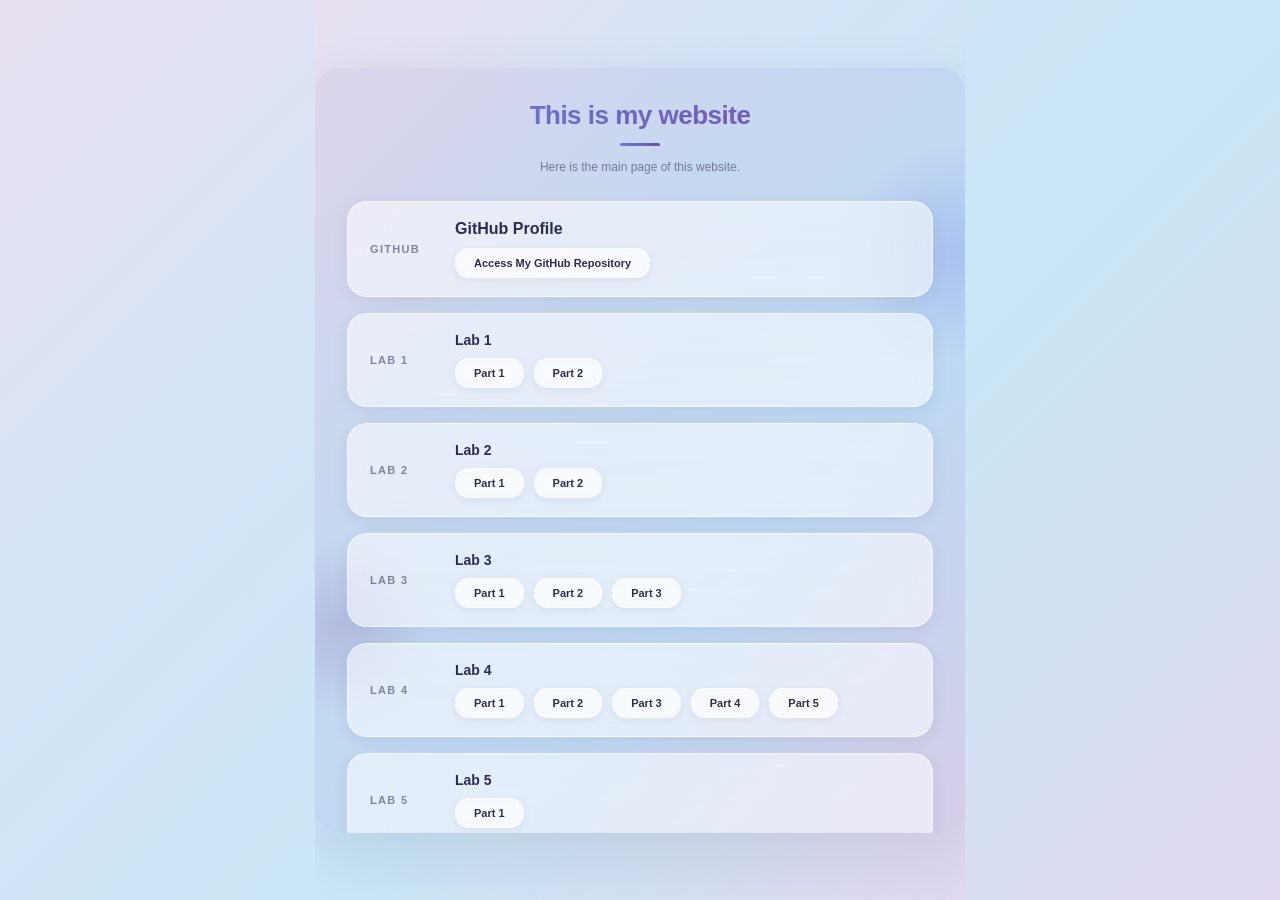
<file: index.html>
<!doctype html>
<html lang="en">
  <head>
    <meta charset="utf-8" >
        <title>INFT1206 - Home Page </title>
        <!--
        Name: Zijian Yang
        File: index.html
        Date: 2025/05/06
        main
        -->

        <link rel="stylesheet" href="style.css" />
  </head>
  <body>

  <div class="card-frame">
    <div class="card-header">
      <h1>This is my website</h1>
      <div class="card-divider"></div>
      <p class="card-desc">Here is the main page of this website.</p>
    </div>

    <div class="showcase">
      <div class="component-row">
        <div class="component-label">GitHub</div>
        <div class="component-content">
          <h2>GitHub Profile</h2>
          <div class="btn-group">
            <a href="https://github.com/Tom0623/yangz.github.io" class="neu-btn neu-btn-primary" target="_blank">
              Access My GitHub Repository
            </a>
          </div>
        </div>
      </div>

      <div class="component-row">
        <div class="component-label">Lab 1</div>
        <div class="component-content">
          <h3>Lab 1</h3>
          <div class="btn-group">
            <a href="https://tom0623.github.io/yangz.github.io/Lab1/Part%201/index.html" class="neu-btn" target="_blank">
              Part 1
            </a>
            <a href="https://tom0623.github.io/yangz.github.io/Lab1/Part%202/index.html" class="neu-btn" target="_blank">
              Part 2
            </a>
          </div>
        </div>
      </div>

      <div class="component-row">
        <div class="component-label">Lab 2</div>
        <div class="component-content">
          <h3>Lab 2</h3>
          <div class="btn-group">
            <a href="https://tom0623.github.io/yangz.github.io/Lab2/Part%201/index.html" class="neu-btn" target="_blank">
              Part 1
            </a>
            <a href="https://tom0623.github.io/yangz.github.io/Lab2/Part%202/index.html" class="neu-btn" target="_blank">
              Part 2
            </a>
          </div>
        </div>
      </div>

      <div class="component-row">
        <div class="component-label">Lab 3</div>
        <div class="component-content">
          <h3>Lab 3</h3>
          <div class="btn-group">
            <a href="https://tom0623.github.io/yangz.github.io/Lab3/Part%201/index.html" class="neu-btn" target="_blank">
              Part 1
            </a>
            <a href="https://tom0623.github.io/yangz.github.io/Lab3/Part%202/index.html" class="neu-btn" target="_blank">
              Part 2
            </a>
            <a href="https://tom0623.github.io/yangz.github.io/Lab3/Part%203/index.html" class="neu-btn" target="_blank">
              Part 3
            </a>
          </div>
        </div>
      </div>

      <div class="component-row">
        <div class="component-label">Lab 4</div>
        <div class="component-content">
          <h3>Lab 4</h3>
          <div class="btn-group">
            <a href="https://tom0623.github.io/yangz.github.io/Lab4/Part%201/index.html" class="neu-btn" target="_blank">
              Part 1
            </a>
            <a href="https://tom0623.github.io/yangz.github.io/Lab4/Part%202/index.html" class="neu-btn" target="_blank">
              Part 2
            </a>
            <a href="https://tom0623.github.io/yangz.github.io/Lab4/Part%203/index.html" class="neu-btn" target="_blank">
              Part 3
            </a>
            <a href="https://tom0623.github.io/yangz.github.io/Lab4/Part%204/index.html" class="neu-btn" target="_blank">
              Part 4
            </a>
            <a href="https://tom0623.github.io/yangz.github.io/Lab4/Part%205/index.html" class="neu-btn" target="_blank">
              Part 5
            </a>
          </div>
        </div>
      </div>

      <div class="component-row">
        <div class="component-label">Lab 5</div>
        <div class="component-content">
          <h3>Lab 5</h3>
          <div class="btn-group">
            <a href="https://tom0623.github.io/yangz.github.io/Lab5/Part%201/index.html" class="neu-btn" target="_blank">
              Part 1
            </a>
          </div>
        </div>
      </div>



    </div> </div>
     </body>
</html>
</file>
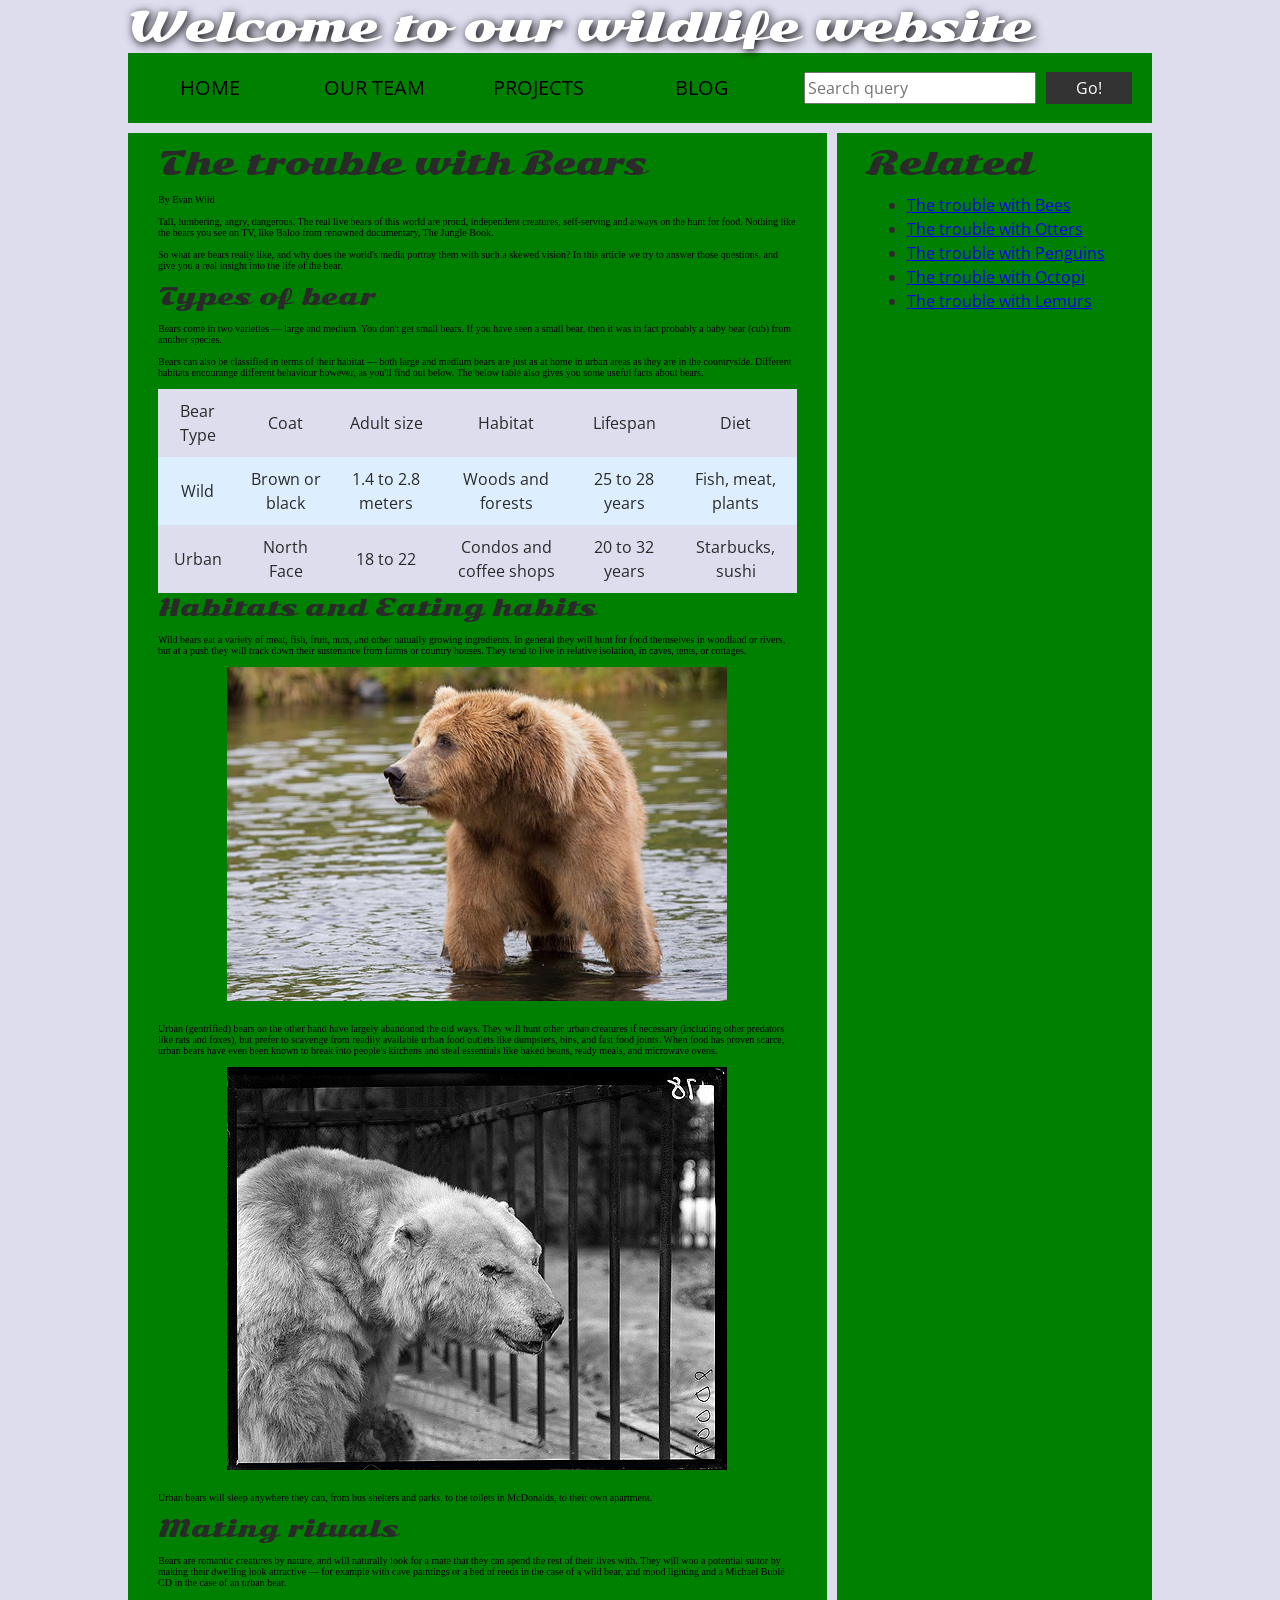
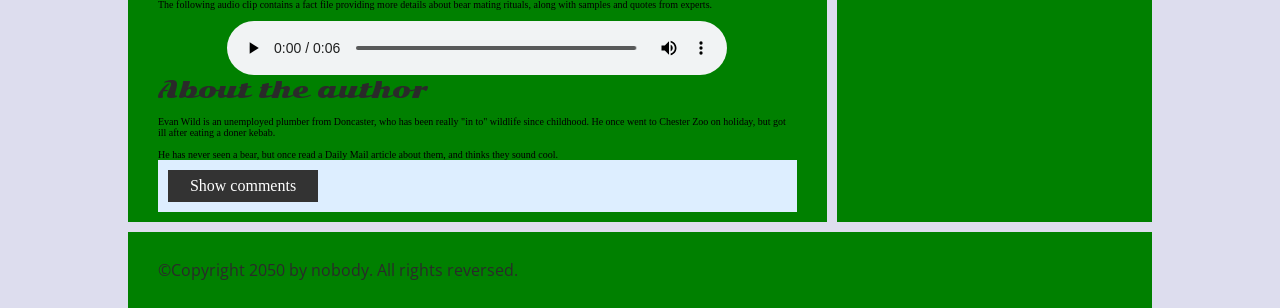
<file: Lab5/index.html>
<!DOCTYPE html>
<html>
  <head>
    <meta charset="utf-8">
    <!--HTML Comments-->
    <!--
    Name: Zijian Yang
    File: index.html
    Date: 2025/08/03
    Lab 5 Part 1
    -->
    <title>INFT1206 - Lab 5 Part 1 - Accessibility assessment</title>
    <link href="https://fonts.googleapis.com/css?family=Open+Sans+Condensed:300|Sonsie+One" rel="stylesheet" type="text/css">
    <link rel="stylesheet" href="css/style.css">

    <!-- the below three lines are a fix to get HTML5 semantic elements working in old versions of Internet Explorer-->
    <!--[if lt IE 9]>
      <script src="http://html5shiv.googlecode.com/svn/trunk/html5.js"></script>
    <![endif]-->
  </head>

  <body>
    <div class="header">
      <font size="7">Welcome to our wildlife website</font>
    </div>

    <div class="nav">
      <ul>
        <li><a href="#">Home</a></li>
        <li><a href="#">Our team</a></li>
        <li><a href="#">Projects</a></li>
        <li><a href="#">Blog</a></li>
      </ul>

      <form class="search">
        <input type="search" name="q" placeholder="Search query">
        <input type="submit" value="Go!">
      </form>
    </div>

    <main>
      <article>
        <font size="6">The trouble with Bears</font>
        <br><br>
        By Evan Wild
        <br><br>
        Tall, lumbering, angry, dangerous. The real live bears of this world are proud, independent creatures, self-serving and always on the hunt for food. Nothing like the bears you see on TV, like Baloo from renowned documentary, The Jungle Book.
        <br><br>
        So what are bears really like, and why does the world's media portray them with such a skewed vision? In this article we try to answer those questions, and give you a real insight into the life of the bear.
        <br><br>
        <font size="5">Types of bear</font>
        <br><br>
        Bears come in two varieties — large and medium. You don't get small bears. If you have seen a small bear, then it was in fact probably a baby bear (cub) from another species.
        <br><br>
        Bears can also be classified in terms of their habitat — both large and medium bears are just as at home in urban areas as they are in the countryside. Different habitats encourange different behaviour however, as you'll find out below. The below table also gives you some useful facts about bears.
        <br><br>
        <table>
          <thead>
            <tr>
              <td>Bear Type</td>
              <td>Coat</td>
              <td>Adult size</td>
              <td>Habitat</td>
              <td>Lifespan</td>
              <td>Diet</td>
            </tr>
          </thead>
          <tbody>
            <tr>
              <td>Wild</td>
              <td>Brown or black</td>
              <td>1.4 to 2.8 meters</td>
              <td>Woods and forests</td>
              <td>25 to 28 years</td>
              <td>Fish, meat, plants</td>
            </tr>
            <tr>
              <td>Urban</td>
              <td>North Face</td>
              <td>18 to 22</td>
              <td>Condos and coffee shops</td>
              <td>20 to 32 years</td>
              <td>Starbucks, sushi</td>
            </tr>
          </tbody>
        </table>

        <font size="5">Habitats and Eating habits</font>
        <br><br>
        Wild bears eat a variety of meat, fish, fruit, nuts, and other natually growing ingredients. In general they will hunt for food themselves in woodland or rivers, but at a push they will track down their sustenance from farms or country houses. They tend to live in relative isolation, in caves, tents, or cottages.
        <br><br>
        <img src="media/wild-bear.jpg">
        <br><br>
        Urban (gentrified) bears on the other hand have largely abandoned the old ways. They will hunt other urban creatures if necessary (including other predators like rats and foxes), but prefer to scavenge from readily available urban food outlets like dumpsters, bins, and fast food joints. When food has proven scarce, urban bears have even been known to break into people's kitchens and steal essentials like baked beans, ready meals, and microwave ovens.
        <br><br>
        <img src="media/urban-bear.jpg">
        <br><br>
        Urban bears will sleep anywhere they can, from bus shelters and parks, to the toilets in McDonalds, to their own apartment.
        <br><br>
        <font size="5">Mating rituals</font>
        <br><br>
        Bears are romantic creatures by nature, and will naturally look for a mate that they can spend the rest of their lives with. They will woo a potential suitor by making their dwelling look attractive — for example with cave paintings or a bed of reeds in the case of a wild bear, and mood lighting and a Michael Bublé CD in the case of an urban bear.
        <br><br>
        The following audio clip contains a fact file providing more details about bear mating rituals, along with samples and quotes from experts.
        <br><br>
        <audio controls>
          <source src="media/bear.mp3" type="audio/mp3">
          <source src="media/bear.ogg" type="audio/ogg">
          <p>It looks like your browser doesn't support HTML5 audio players.</p>
        </audio>

        <aside>

          <font size="5">About the author</font>
        <br><br>
          Evan Wild is an unemployed plumber from Doncaster, who has been really "in to" wildlife since childhood. He once went to Chester Zoo on holiday, but got ill after eating a doner kebab.
        <br><br>
          He has never seen a bear, but once read a Daily Mail article about them, and thinks they sound cool.

        </aside>
        <section class="comments">
          <div class="show-hide">Show comments</div>

          <div class="comment-wrapper">

            <font size="6">Add comment</font>

            <form class="comment-form">
              <div class="flex-pair">
                Your name:
                <input type="text" name="name" id="name" placeholder="Enter your name">
              </div>
              <div class="flex-pair">
                Your comment:
                <input type="text" name="comment" id="comment" placeholder="Enter your comment">
              </div>
              <div>
                <input type="submit" value="Submit comment">
              </div>
            </form>

            <font size="6">Comments</font>

            <ul class="comment-container">

              <li>

                <p>Bob Fossil</p>

                <p>Oh I am so glad you taught me all about the big brown angry guys in the woods. With their sniffing little noses and their bad attitudes, they can sure be a menace — I was thinking of putting them all in a truck and driving them outta here. I run a zoo, you know.</p>

              </li>

            </ul>

          </div>
        </section>
      </article>

      <div class="secondary">
        <font size="6">Related</font>

        <ul>
          <li><a href="#">The trouble with Bees</a></li>
          <li><a href="#">The trouble with Otters</a></li>
          <li><a href="#">The trouble with Penguins</a></li>
          <li><a href="#">The trouble with Octopi</a></li>
          <li><a href="#">The trouble with Lemurs</a></li>
        </ul>
      </div>
    </main>

    <footer>
      <p>©Copyright 2050 by nobody. All rights reversed.</p>
    </footer>

    <script src="java/main.js"></script>

  </body>
</html>
</file>
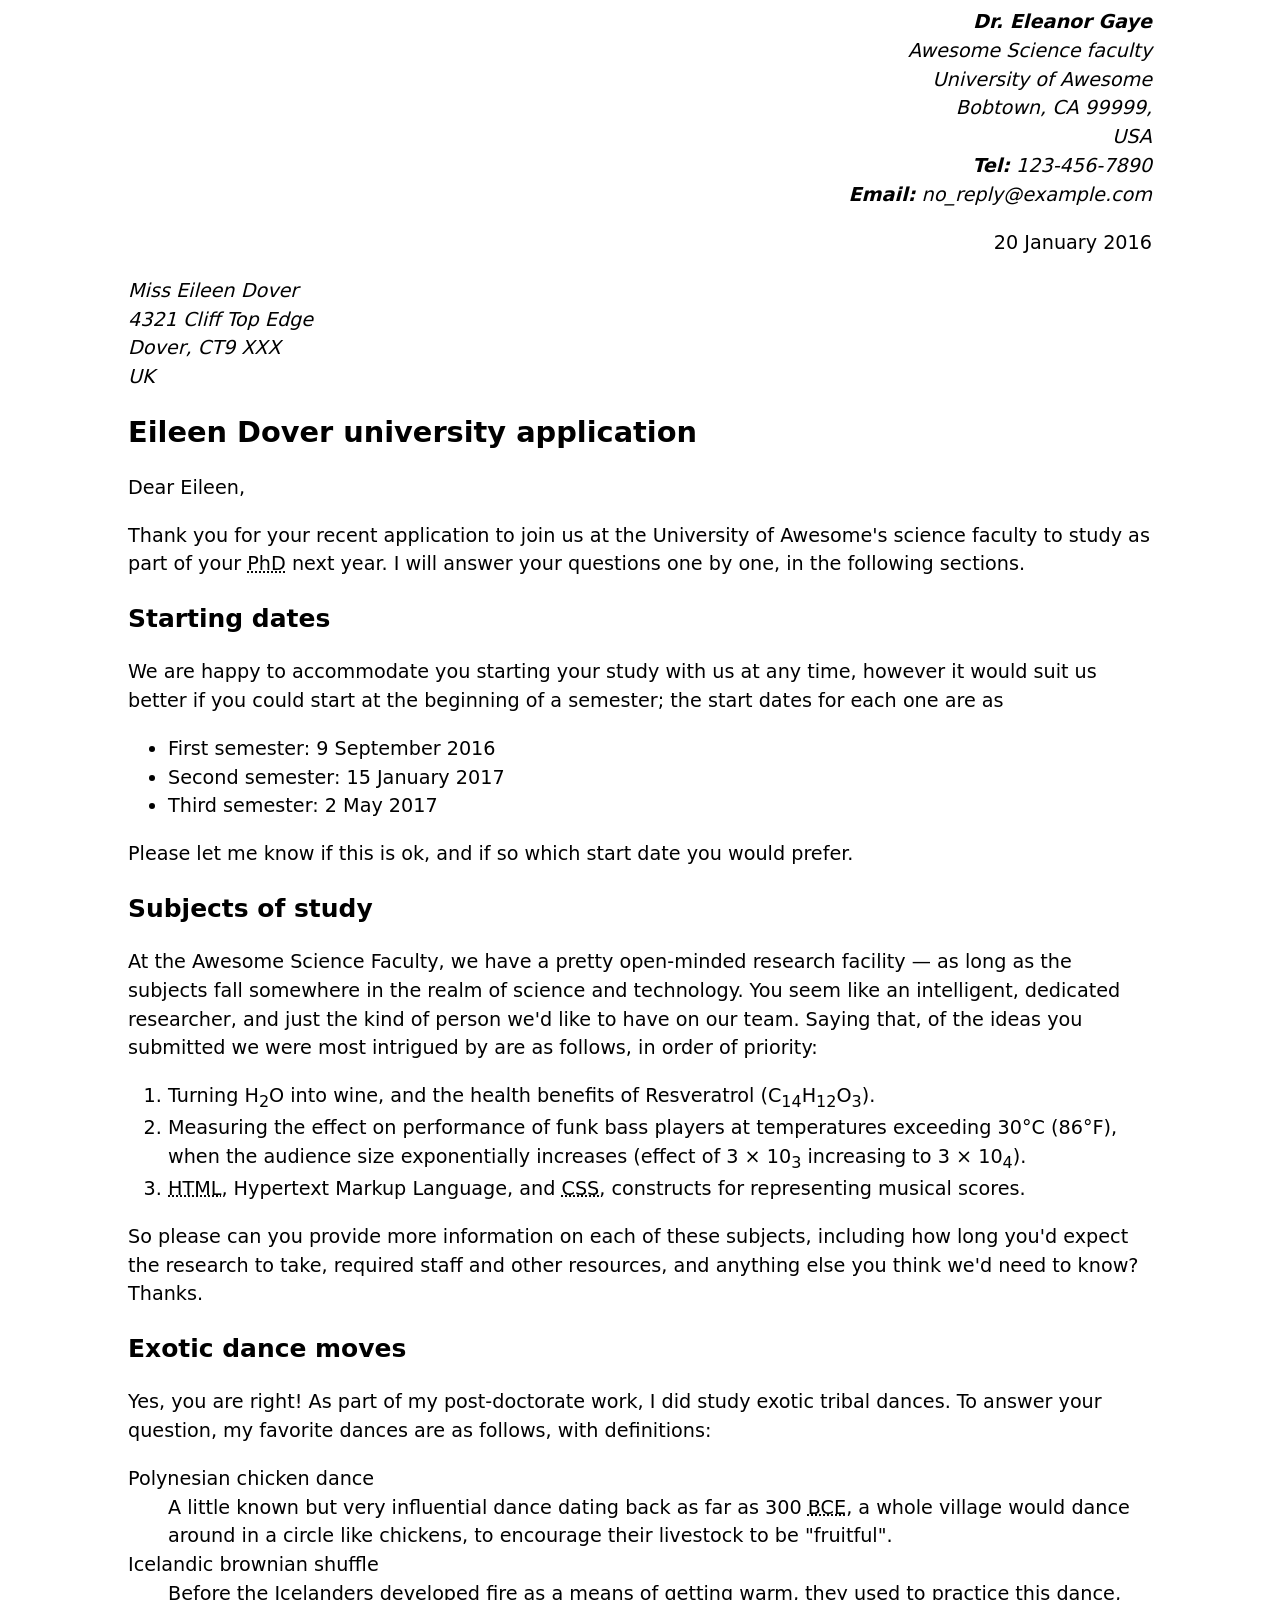
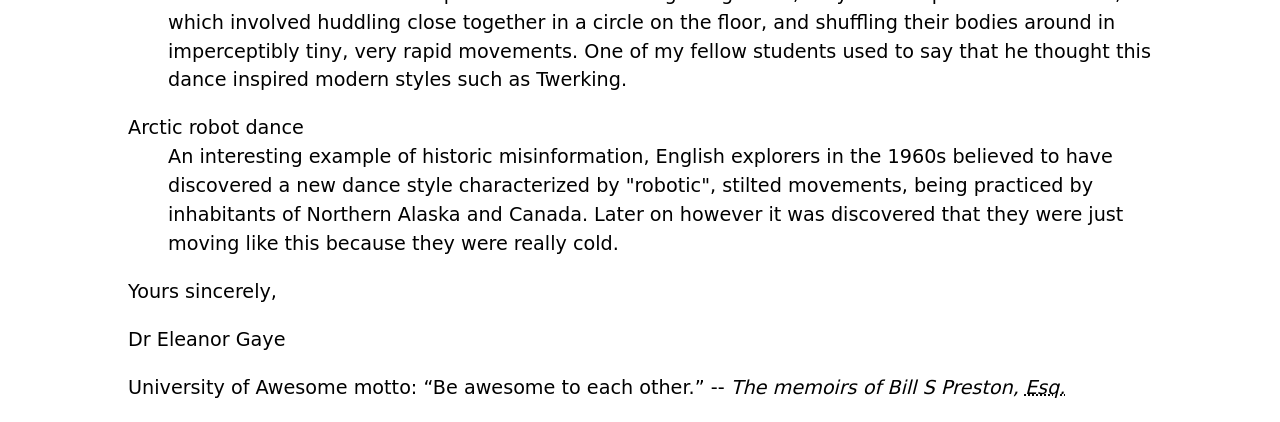
<file: Lab1/Part 1/index.html>
<html>
<head>
<!--
Name: Zijian Yang
File: index.html
Date: 2025/05/13
Lab1 Part 1
-->
<title>INFT1206 - Lab 1 Part 1 </title>
<style>
body {
font: 1.2em / 1.5 system-ui;
WIDTH: 80%;
margin-left: auto;
margin-right: auto;
}

.sender-column {
text-align: right;
}

h1 {
font-size: 1.5em;
}

h2 {
font-size: 1.3em;
}
</style>

</head>
<body>

<address class="sender-column"><strong>Dr. Eleanor Gaye</strong><br>
Awesome Science faculty<br>
University of Awesome<br>
Bobtown, CA 99999,<br>
USA<br>
<strong>Tel:</strong> 123-456-7890<br>
<strong>Email:</strong> no_reply@example.com<br></address>

<p class="sender-column"><time datetime="2016-01-20">20 January 2016</time></p>

<Address>Miss Eileen Dover<br>
4321 Cliff Top Edge<br>
Dover, CT9 XXX<br>
UK<br></Address>

<h1>Eileen Dover university application</h1>

<p>Dear Eileen,</p>

<p>Thank you for your recent application to join us at the University of
Awesome's science faculty to study as part of your
<abbr title="Doctor of Philosophy">PhD</abbr> next year. I will answer your
questions one by one, in the following sections.</p>

<h2>Starting dates</h2>

<p>We are happy to accommodate you starting your study with us at any time,
however it would suit us better if you could start at the beginning of a
semester; the start dates for each one are as </p>

<ul>
<li>First semester: 9 September 2016</li>
<li>Second semester: 15 January 2017</li>
<li>Third semester: 2 May 2017</li>
</ul>

<p>Please let me know if this is ok, and if so which start date you would
prefer.</p>

<h2>Subjects of study</h2>

<p>At the Awesome Science Faculty, we have a pretty open-minded research
facility — as long as the subjects fall somewhere in the realm of science
and technology. You seem like an intelligent, dedicated researcher, and
just the kind of person we'd like to have on our team. Saying that, of the
ideas you submitted we were most intrigued by are as follows, in order of
priority:</p>

<ol>
<li>Turning H<sub>2</sub>O into wine, and the health benefits of Resveratrol
(C<sub>14</sub>H<sub>12</sub>O<sub>3</sub>).</li>
<li>Measuring the effect on performance of funk bass players at temperatures
exceeding 30°C (86°F), when the audience size exponentially increases
(effect of 3 × 10<sub>3</sub> increasing to 3 × 10<sub>4</sub>).</li>
<li><abbr title="Hypertext Markup Language">HTML</abbr>, Hypertext Markup Language, and <abbr title="Cascading Style Sheets">CSS</abbr>,
constructs for representing musical scores.</li>
</ol>

<p>So please can you provide more information on each of these subjects,
including how long you'd expect the research to take, required staff and
other resources, and anything else you think we'd need to know? Thanks.</p>

<h2>Exotic dance moves</h2>

<p>Yes, you are right! As part of my post-doctorate work, I
did study exotic tribal dances. To answer your question, my
favorite dances are as follows, with definitions:</p>

<dl>
<dt>Polynesian chicken dance</dt>
<dd>A little known but very influential dance dating back as far as
300 <abbr title="Before Common Era">BCE</abbr>, a whole village would
dance around in a circle like chickens, to encourage their livestock to
be "fruitful".</dd>
<dt>Icelandic brownian shuffle</dt>
<dd>Before the Icelanders developed fire as a means of getting warm, they
used to practice this dance, which involved huddling close together in a
circle on the floor, and shuffling their bodies around in imperceptibly
tiny, very rapid movements. One of my fellow students used to say that
he thought this dance inspired modern styles such as Twerking.</dd>
</dl>
<dt>Arctic robot dance</dt>
<dd>An interesting example of historic misinformation, English explorers in
the 1960s believed to have discovered a new dance style characterized by
"robotic", stilted movements, being practiced by inhabitants of Northern
Alaska and Canada. Later on however it was discovered that they were
just moving like this because they were really cold.</dd>
</dl>

<p>Yours sincerely,</p>

<p>Dr Eleanor Gaye</p>

<p>University of Awesome motto: <q>Be awesome to each other.</q> --
<cite>The memoirs of Bill S Preston, <abbr title="Esquire">Esq.</abbr></cite></p>

</body>
</html>
</file>
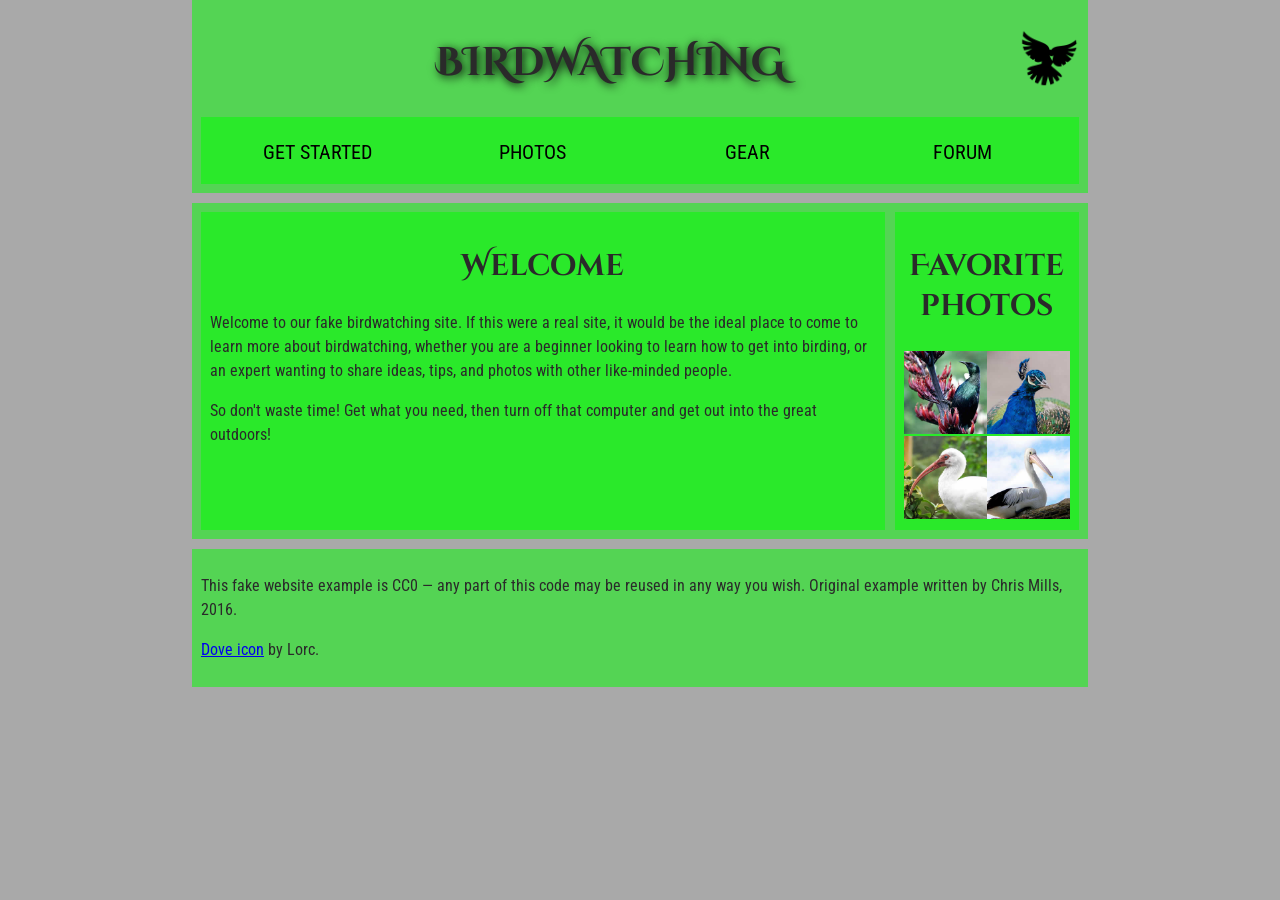
<file: Lab1/Part 2/index.html>
<!doctype html>
<html lang="en">
    <title>INFT1206 - Lab 1 Part 2 </title>
    <!--
    Name: Zijian Yang
    File: index.html
    Date: 2025/05/19
    Lab 1 Part 2
    -->
    <head>
    <meta charset="utf-8" />
    <title>Birdwatching</title>
    <link
    href="https://fonts.googleapis.com/css?family=Roboto+Condensed:300%7CCinzel+Decorative:700"
    rel="stylesheet" />
    <link rel="stylesheet" href="css/styles.css" />
  </head>

  <body>
    <header>
    <h1>Birdwatching</h1>
    <img src="image/dove.png" alt="The site logo">

    <nav>  
    <ul>
        <li><a href="#">Get started</a></li>
        <li><a href="#">Photos</a></li>
        <li><a href="#">Gear</a></li>
        <li><a href="#">Forum</a></li>
    </ul>
    </nav>

    </header>

    <main>

    <article>
    <h2>Welcome</h2>  

     <p>Welcome to our fake birdwatching site. If this were a real site, it
      would be the ideal place to come to learn more about birdwatching,
      whether you are a beginner looking to learn how to get into birding, or
      an expert wanting to share ideas, tips, and photos with other
      like-minded people.</p>

    <p>So don't waste time! Get what you need, then turn off that computer and
      get out into the great outdoors!</p>   
    </article>

    <aside>
    <h2>Favorite photos</h2>
    <a href="image/favorite-1.jpg"><img src="image/favorite-1_th.jpg" alt="first site image"></a>
    <a href="image/favorite-2.jpg"><img src="image/favorite-2_th.jpg" alt="Second site image"></a>
    <a href="image/favorite-3.jpg"><img src="image/favorite-3_th.jpg" alt="Third site image"></a>
    <a href="image/favorite-4.jpg"><img src="image/favorite-4_th.jpg" alt="Fourth site image"></a>
    </aside>

    </main>

    <footer>
    <p>This fake website example is CC0 — any part of this code may be reused
      in any way you wish. Original example written by Chris Mills, 2016.</p>

    <p><a href="http://game-icons.net/lorc/originals/dove.html">Dove icon</a>
      by Lorc. </p>

    </footer>


  </body>
</html>
</file>
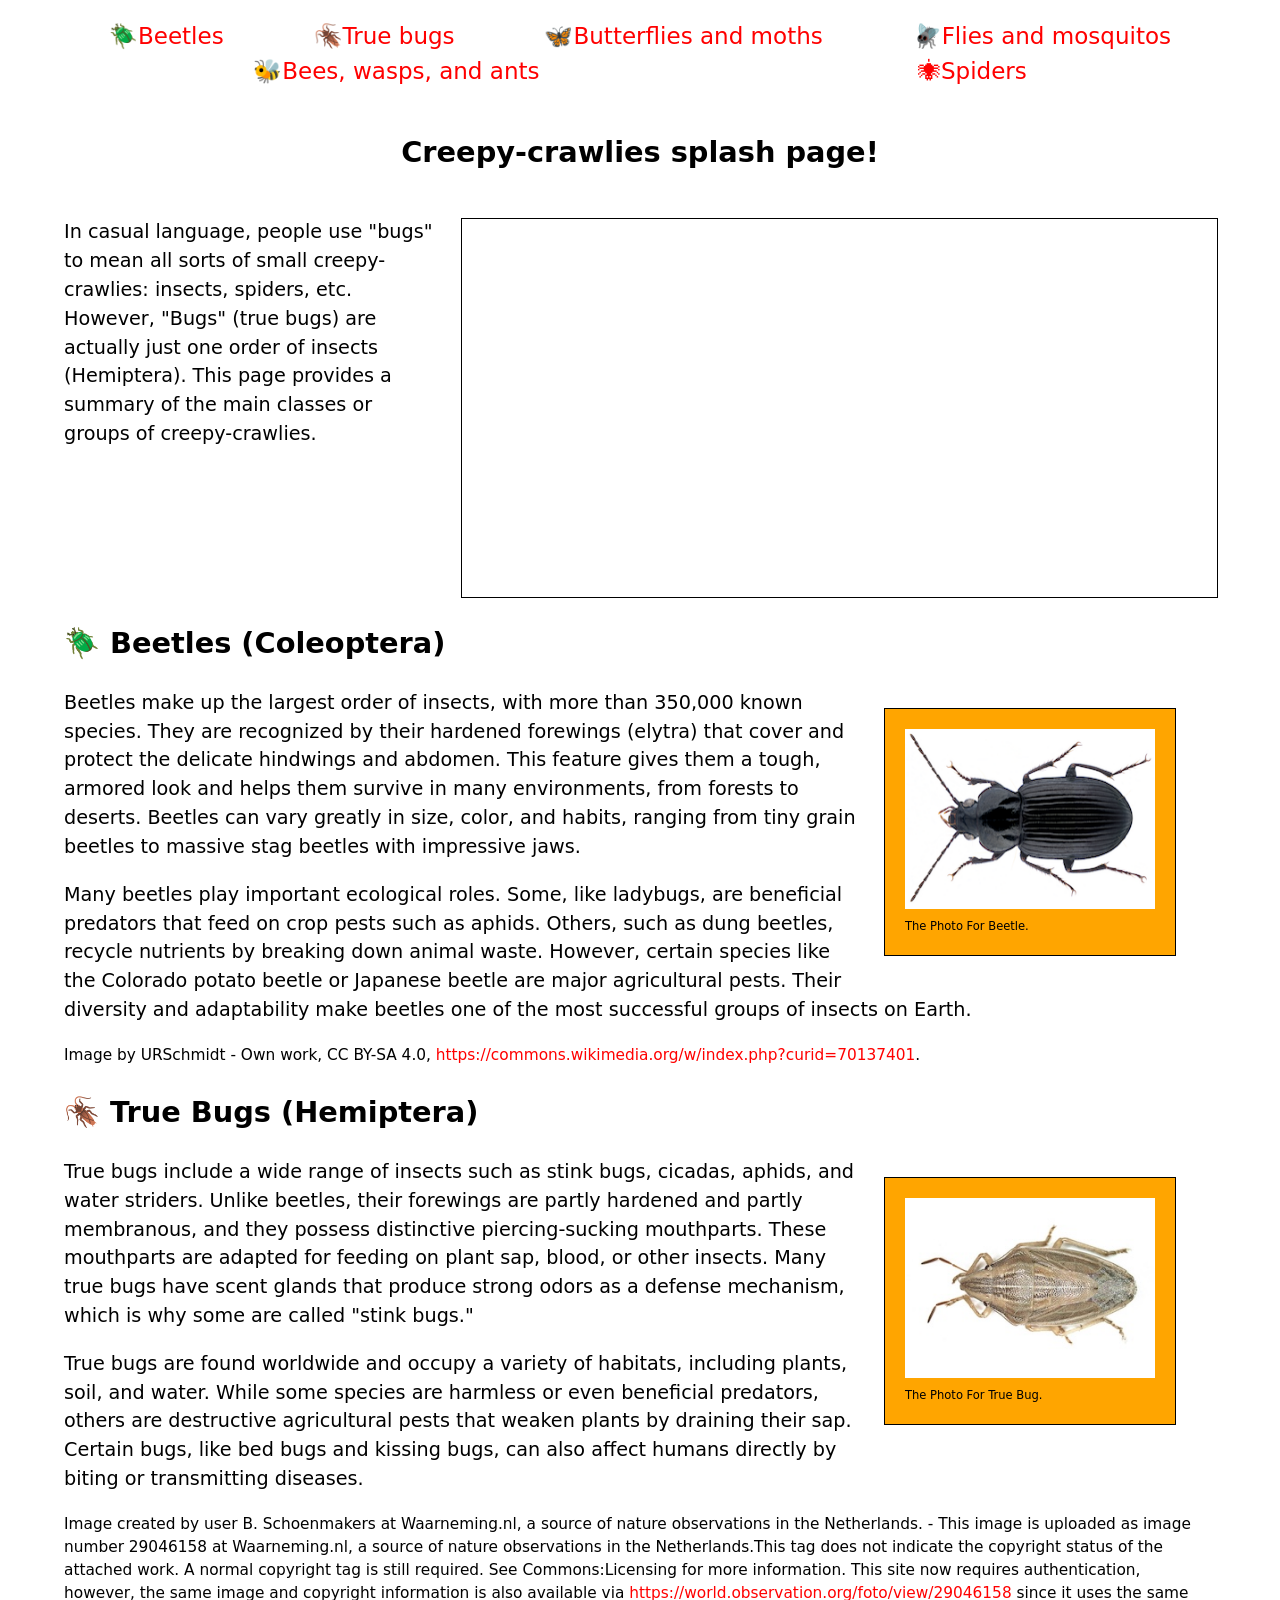
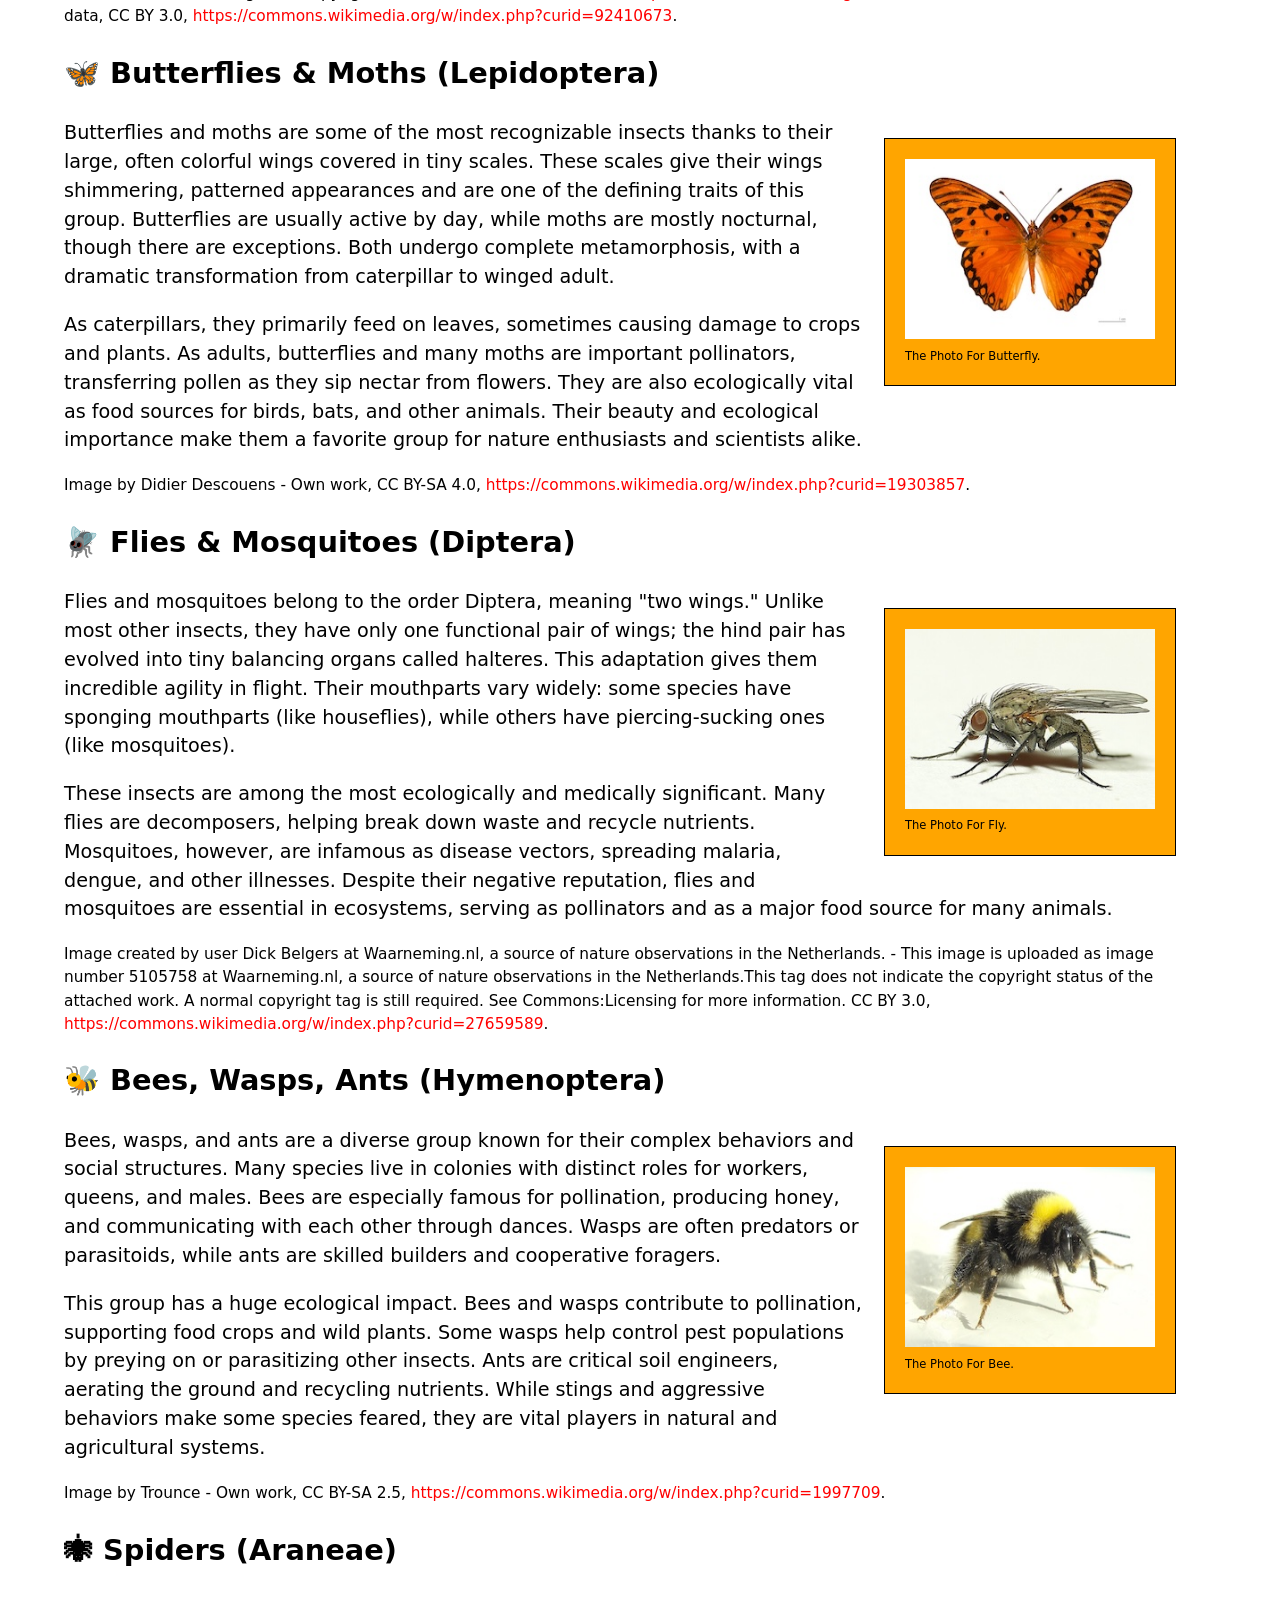
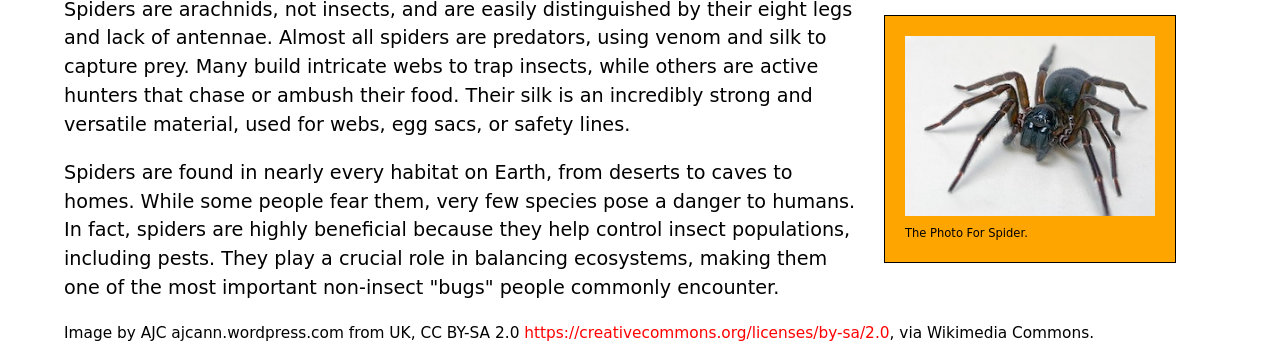
<file: Lab2/Part 1/index.html>
<!doctype html>
<html lang="en">
  <head>
    <meta charset="utf-8">
        <title>INFT1206 - Lab 2 Part 1 - Creepy crawlies!</title>
        <!--
        Name: Zijian Yang
        File: index.html
        Date: 2025/05/27
        Lab2 Part 1 
        -->       
    <link rel="stylesheet" href="CSS/style.css">
  </head>
  <body>
    <header>
      <nav>
        <ul>
          <li><a href="#beetles">🪲Beetles</a></li>
          <li><a href="#true_bugs">🪳True bugs</a></li>
          <li><a href="#butterflies_moths">🦋Butterflies and moths</a></li>
          <li><a href="#flies_mosquitos">🪰Flies and mosquitos</a></li>
          <li><a href="#bees_wasps_ants">🐝Bees, wasps, and ants</a></li>
          <li><a href="#spiders">🕷Spiders</a></li>
        </ul>
      </nav>
      <section>
        <h1>Creepy-crawlies splash page!</h1>

        <video 
        src="video/bug_video_640.mp4"
        autoplay
        loop
        muted
        preload="auto"> </video>

        <p>
          In casual language, people use "bugs" to mean all sorts of small
          creepy-crawlies: insects, spiders, etc. However, "Bugs" (true bugs)
          are actually just one order of insects (Hemiptera). This page
          provides a summary of the main classes or groups of
          creepy-crawlies.
        </p>
      </section>
    </header>
    <main>
      <section id="beetles">
        <h2>🪲 Beetles (Coleoptera)</h2>

         <figure>
            <img
              src="image/beetle.png"
              alt="The Beetle"
              width="250"
              height="180">
          <figcaption>The Photo For Beetle.</figcaption>
        </figure>

        <p>
          Beetles make up the largest order of insects, with more than
          350,000 known species. They are recognized by their hardened
          forewings (elytra) that cover and protect the delicate hindwings
          and abdomen. This feature gives them a tough, armored look and
          helps them survive in many environments, from forests to deserts.
          Beetles can vary greatly in size, color, and habits, ranging from
          tiny grain beetles to massive stag beetles with impressive jaws.
        </p>
        <p>
          Many beetles play important ecological roles. Some, like ladybugs,
          are beneficial predators that feed on crop pests such as aphids.
          Others, such as dung beetles, recycle nutrients by breaking down
          animal waste. However, certain species like the Colorado potato
          beetle or Japanese beetle are major agricultural pests. Their
          diversity and adaptability make beetles one of the most successful
          groups of insects on Earth.
        </p>

        <p class="copyright">
          Image by URSchmidt - Own work, CC BY-SA 4.0,
          <a href="https://commons.wikimedia.org/w/index.php?curid=70137401"
            >https://commons.wikimedia.org/w/index.php?curid=70137401</a
          >.
        </p>
      </section>
      <section id="true_bugs">
        <h2>🪳 True Bugs (Hemiptera)</h2>

        <figure>
            <img
              src="image/true_bug.jpg"
              alt="The True Bug"
              width="250"
              height="180">
          <figcaption>The Photo For True Bug.</figcaption>
        </figure>

        <p>
          True bugs include a wide range of insects such as stink bugs,
          cicadas, aphids, and water striders. Unlike beetles, their
          forewings are partly hardened and partly membranous, and they
          possess distinctive piercing-sucking mouthparts. These mouthparts
          are adapted for feeding on plant sap, blood, or other insects. Many
          true bugs have scent glands that produce strong odors as a defense
          mechanism, which is why some are called "stink bugs."
        </p>

        <p>
          True bugs are found worldwide and occupy a variety of habitats,
          including plants, soil, and water. While some species are harmless
          or even beneficial predators, others are destructive agricultural
          pests that weaken plants by draining their sap. Certain bugs, like
          bed bugs and kissing bugs, can also affect humans directly by
          biting or transmitting diseases.
        </p>

        <p class="copyright">
          Image created by user B. Schoenmakers at Waarneming.nl, a source of
          nature observations in the Netherlands. - This image is uploaded as
          image number 29046158 at Waarneming.nl, a source of nature
          observations in the Netherlands.This tag does not indicate the
          copyright status of the attached work. A normal copyright tag is
          still required. See Commons:Licensing for more information. This
          site now requires authentication, however, the same image and
          copyright information is also available via
          <a href="https://world.observation.org/foto/view/29046158"
            >https://world.observation.org/foto/view/29046158</a
          >
          since it uses the same data, CC BY 3.0,
          <a href="https://commons.wikimedia.org/w/index.php?curid=92410673"
            >https://commons.wikimedia.org/w/index.php?curid=92410673</a
          >.
        </p>
      </section>
      <section id="butterflies_moths">
        <h2>🦋 Butterflies & Moths (Lepidoptera)</h2>

        <figure>
            <img
              src="./image/butterfly.jpg"
              alt="The Butterfly"
              width="250"
              height="180">
          <figcaption>The Photo For Butterfly.</figcaption>
        </figure>

        <p>
          Butterflies and moths are some of the most recognizable insects
          thanks to their large, often colorful wings covered in tiny scales.
          These scales give their wings shimmering, patterned appearances and
          are one of the defining traits of this group. Butterflies are
          usually active by day, while moths are mostly nocturnal, though
          there are exceptions. Both undergo complete metamorphosis, with a
          dramatic transformation from caterpillar to winged adult.
        </p>

        <p>
          As caterpillars, they primarily feed on leaves, sometimes causing
          damage to crops and plants. As adults, butterflies and many moths
          are important pollinators, transferring pollen as they sip nectar
          from flowers. They are also ecologically vital as food sources for
          birds, bats, and other animals. Their beauty and ecological
          importance make them a favorite group for nature enthusiasts and
          scientists alike.
        </p>

        <p class="copyright">
          Image by Didier Descouens - Own work, CC BY-SA 4.0,
          <a href="https://commons.wikimedia.org/w/index.php?curid=19303857"
            >https://commons.wikimedia.org/w/index.php?curid=19303857</a
          >.
        </p>
      </section>
      <section id="flies_mosquitos">
        <h2>🪰 Flies & Mosquitoes (Diptera)</h2>

        <figure>
            <img
              src="image/fly.jpg"
              alt="The Fly"
              width="250"
              height="180">
          <figcaption>The Photo For Fly.</figcaption>
        </figure>

        <p>
          Flies and mosquitoes belong to the order Diptera, meaning "two
          wings." Unlike most other insects, they have only one functional
          pair of wings; the hind pair has evolved into tiny balancing organs
          called halteres. This adaptation gives them incredible agility in
          flight. Their mouthparts vary widely: some species have sponging
          mouthparts (like houseflies), while others have piercing-sucking
          ones (like mosquitoes).
        </p>

        <p>
          These insects are among the most ecologically and medically
          significant. Many flies are decomposers, helping break down waste
          and recycle nutrients. Mosquitoes, however, are infamous as disease
          vectors, spreading malaria, dengue, and other illnesses. Despite
          their negative reputation, flies and mosquitoes are essential in
          ecosystems, serving as pollinators and as a major food source for
          many animals.
        </p>

        <p class="copyright">
          Image created by user Dick Belgers at Waarneming.nl, a source of
          nature observations in the Netherlands. - This image is uploaded as
          image number 5105758 at Waarneming.nl, a source of nature
          observations in the Netherlands.This tag does not indicate the
          copyright status of the attached work. A normal copyright tag is
          still required. See Commons:Licensing for more information. CC BY
          3.0,
          <a href="https://commons.wikimedia.org/w/index.php?curid=27659589"
            >https://commons.wikimedia.org/w/index.php?curid=27659589</a
          >.
        </p>
      </section>
      <section id="bees_wasps_ants">
        <h2>🐝 Bees, Wasps, Ants (Hymenoptera)</h2>

        <figure>
            <img
              src="image/bee.jpg"
              alt="The Bee"
              width="250"
              height="180">
          <figcaption>The Photo For Bee.</figcaption>
        </figure>

        <p>
          Bees, wasps, and ants are a diverse group known for their complex
          behaviors and social structures. Many species live in colonies with
          distinct roles for workers, queens, and males. Bees are especially
          famous for pollination, producing honey, and communicating with
          each other through dances. Wasps are often predators or
          parasitoids, while ants are skilled builders and cooperative
          foragers.
        </p>

        <p>
          This group has a huge ecological impact. Bees and wasps contribute
          to pollination, supporting food crops and wild plants. Some wasps
          help control pest populations by preying on or parasitizing other
          insects. Ants are critical soil engineers, aerating the ground and
          recycling nutrients. While stings and aggressive behaviors make
          some species feared, they are vital players in natural and
          agricultural systems.
        </p>

        <p class="copyright">
          Image by Trounce - Own work, CC BY-SA 2.5,
          <a href="https://commons.wikimedia.org/w/index.php?curid=1997709"
            >https://commons.wikimedia.org/w/index.php?curid=1997709</a
          >.
        </p>
      </section>
      <section id="spiders">
        <h2>🕷 Spiders (Araneae)</h2>

        <figure>
          <img
            src="image/spider.jpg"
            alt="The Spider"
            width="250"
            height="180">
          <figcaption>The Photo For Spider.</figcaption>
        </figure>

        <p>
          Spiders are arachnids, not insects, and are easily distinguished by
          their eight legs and lack of antennae. Almost all spiders are
          predators, using venom and silk to capture prey. Many build
          intricate webs to trap insects, while others are active hunters
          that chase or ambush their food. Their silk is an incredibly strong
          and versatile material, used for webs, egg sacs, or safety lines.
        </p>

        <p>
          Spiders are found in nearly every habitat on Earth, from deserts to
          caves to homes. While some people fear them, very few species pose
          a danger to humans. In fact, spiders are highly beneficial because
          they help control insect populations, including pests. They play a
          crucial role in balancing ecosystems, making them one of the most
          important non-insect "bugs" people commonly encounter.
        </p>

        <p class="copyright">
          Image by AJC ajcann.wordpress.com from UK, CC BY-SA 2.0
          <a href="https://creativecommons.org/licenses/by-sa/2.0"
            >https://creativecommons.org/licenses/by-sa/2.0</a
          >, via Wikimedia Commons.
        </p>
      </section>
    </main>
  </body>
</html>
</file>
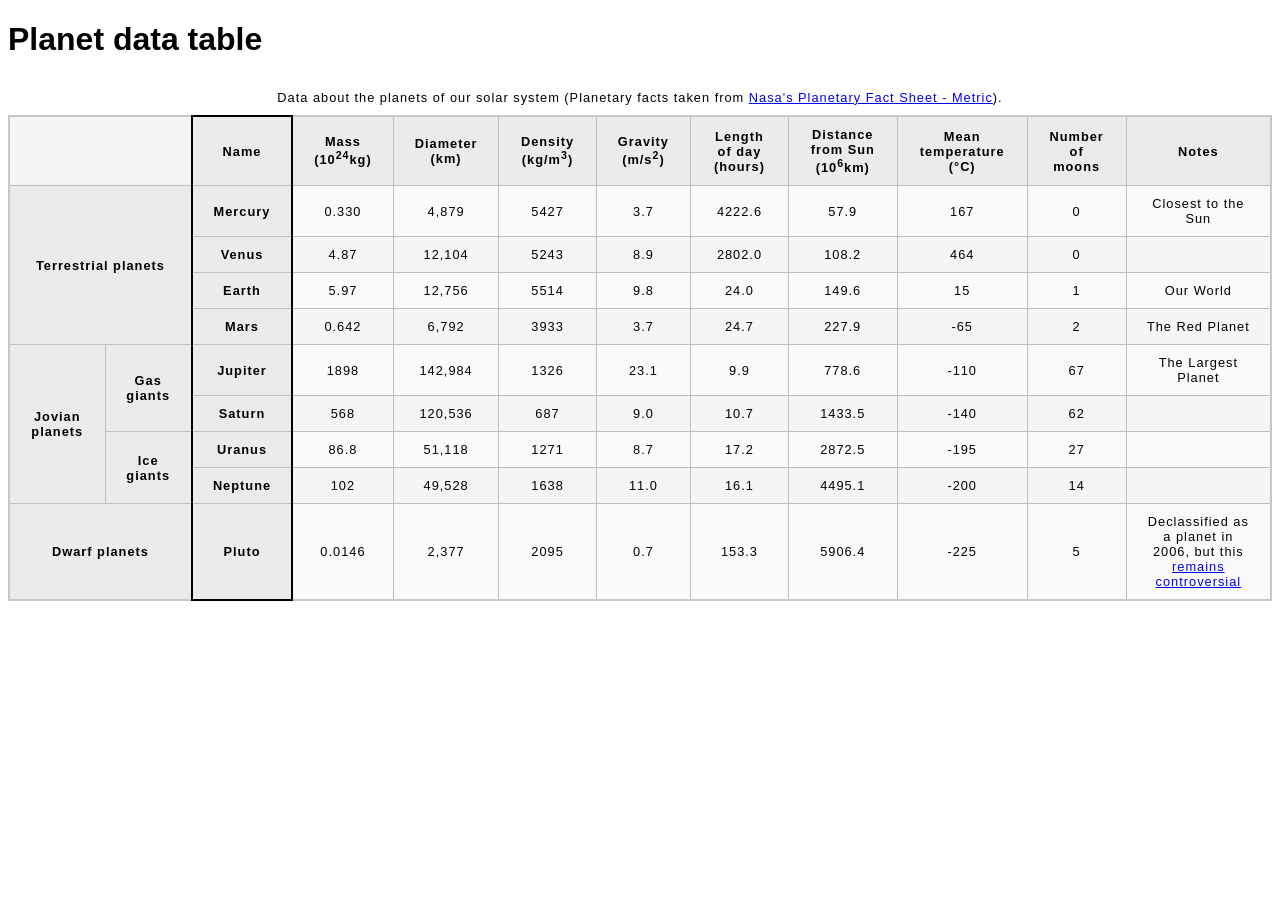
<file: Lab2/Part 2/index.html>
<!doctype html>
<html lang="en-US">
  <head>
    <meta charset="utf-8">
    <title>INFT1206 - Lab 2 Part 2 - Planet data table</title>
    <!--
    Name: Zijian Yang
    File: index.html
    Date: 2026-6-02
    Lab 2 Part 2
    -->
    <meta name="viewport" content="width=device-width">
    <link href="CSS/style.css" rel="stylesheet" type="text/css">
  </head>
  <body>
    <h1>Planet data table</h1>

    <table>

    <caption>Data about the planets of our solar system (Planetary facts taken from 
        <a href="http://nssdc.gsfc.nasa.gov/planetary/factsheet/">Nasa's Planetary Fact Sheet - Metric</a>). </caption>

    <colgroup>
        <col span="2">
        <col class="column-border">
        <col span="9">
    </colgroup>
     <thead>
        <tr>
            <td colspan="2"></td>
            <th> Name </th>
            <th> Mass (10<sup>24</sup>kg) </th>
            <th> Diameter (km) </th>
            <th> Density (kg/m<sup>3</sup>) </th>
            <th> Gravity (m/s<sup>2</sup>) </th>
            <th> Length of day (hours) </th>
            <th> Distance from Sun (10<sup>6</sup>km) </th>
            <th> Mean temperature (°C) </th>
            <th> Number of moons </th>
            <th> Notes </th>
        </tr>

        <tr>
            <th rowspan="4" colspan="2" scope="rowgroup">Terrestrial planets</th>
            <th scope="row">Mercury</th>
            <td> 0.330 </td>
            <td> 4,879 </td>
            <td> 5427 </td>
            <td> 3.7 </td>
            <td> 4222.6 </td>
            <td> 57.9 </td>
            <td> 167 </td>
            <td> 0 </td>
            <td> Closest to the Sun </td>
        </tr>

        <tr>
            <th scope="row">Venus</th>
            <td> 4.87 </td>
            <td> 12,104 </td>
            <td> 5243 </td>
            <td> 8.9 </td>
            <td> 2802.0 </td>
            <td> 108.2 </td>
            <td> 464 </td>
            <td> 0 </td>
            <td> </td>
        </tr>
        
        <tr>
            <th scope="row">Earth</th>
            <td> 5.97 </td>
            <td> 12,756 </td>
            <td> 5514 </td>
            <td> 9.8 </td>
            <td> 24.0 </td>
            <td> 149.6 </td>
            <td> 15 </td>
            <td> 1 </td>
            <td> Our World </td>
        </tr>

        <tr>
            <th scope="row">Mars</th>
            <td> 0.642 </td>
            <td> 6,792 </td>
            <td> 3933 </td>
            <td> 3.7 </td>
            <td> 24.7 </td>
            <td> 227.9 </td>
            <td> -65 </td>
            <td> 2 </td>
            <td> The Red Planet </td>
        </tr>

        <tr>
            <th rowspan="4" scope="rowgroup">Jovian planets</th>
            <th rowspan="2" scope="rowgroup">Gas giants</th>
            <th scope="row">Jupiter</th>
            <td> 1898 </td>
            <td> 142,984 </td>
            <td> 1326 </td>
            <td> 23.1 </td>
            <td> 9.9 </td>
            <td> 778.6 </td>
            <td> -110 </td>
            <td> 67 </td>
            <td> The Largest Planet </td>
        </tr>

        <tr>
            <th scope="row">Saturn</th>
            <td> 568 </td>
            <td> 120,536 </td>
            <td> 687 </td>
            <td> 9.0 </td>
            <td> 10.7 </td>
            <td> 1433.5 </td>
            <td> -140 </td>
            <td> 62 </td>
            <td> </td>
        </tr>

        <tr>
            <th rowspan="2" scope="rowgroup">Ice giants</th>
            <th scope="row">Uranus</th>
            <td> 86.8 </td>
            <td> 51,118 </td>
            <td> 1271 </td>
            <td> 8.7 </td>
            <td> 17.2 </td>
            <td> 2872.5 </td>
            <td> -195 </td>
            <td> 27 </td>
            <td> </td>
        </tr>

        <tr>
            <th scope="row">Neptune</th>
            <td> 102 </td>
            <td> 49,528 </td>
            <td> 1638 </td>
            <td> 11.0 </td>
            <td> 16.1 </td>
            <td> 4495.1 </td>
            <td> -200 </td>
            <td> 14 </td>
            <td> </td>
        </tr>

        <tr>
            <th colspan="2" scope="rowgroup">Dwarf planets</th>
            <th scope="row">Pluto</th>
            <td> 0.0146 </td>
            <td> 2,377 </td>
            <td> 2095 </td>
            <td> 0.7 </td>
            <td> 153.3 </td>
            <td> 5906.4 </td>
            <td> -225 </td>
            <td> 5 </td>
            <td> Declassified as a planet in 2006, but this 
                <a href="http://www.usatoday.com/story/tech/2014/10/02/pluto-planet-solar-system/16578959/">
                    remains controversial</a> </td>
        </tr>

    </table>
  </body>
</html>
</file>
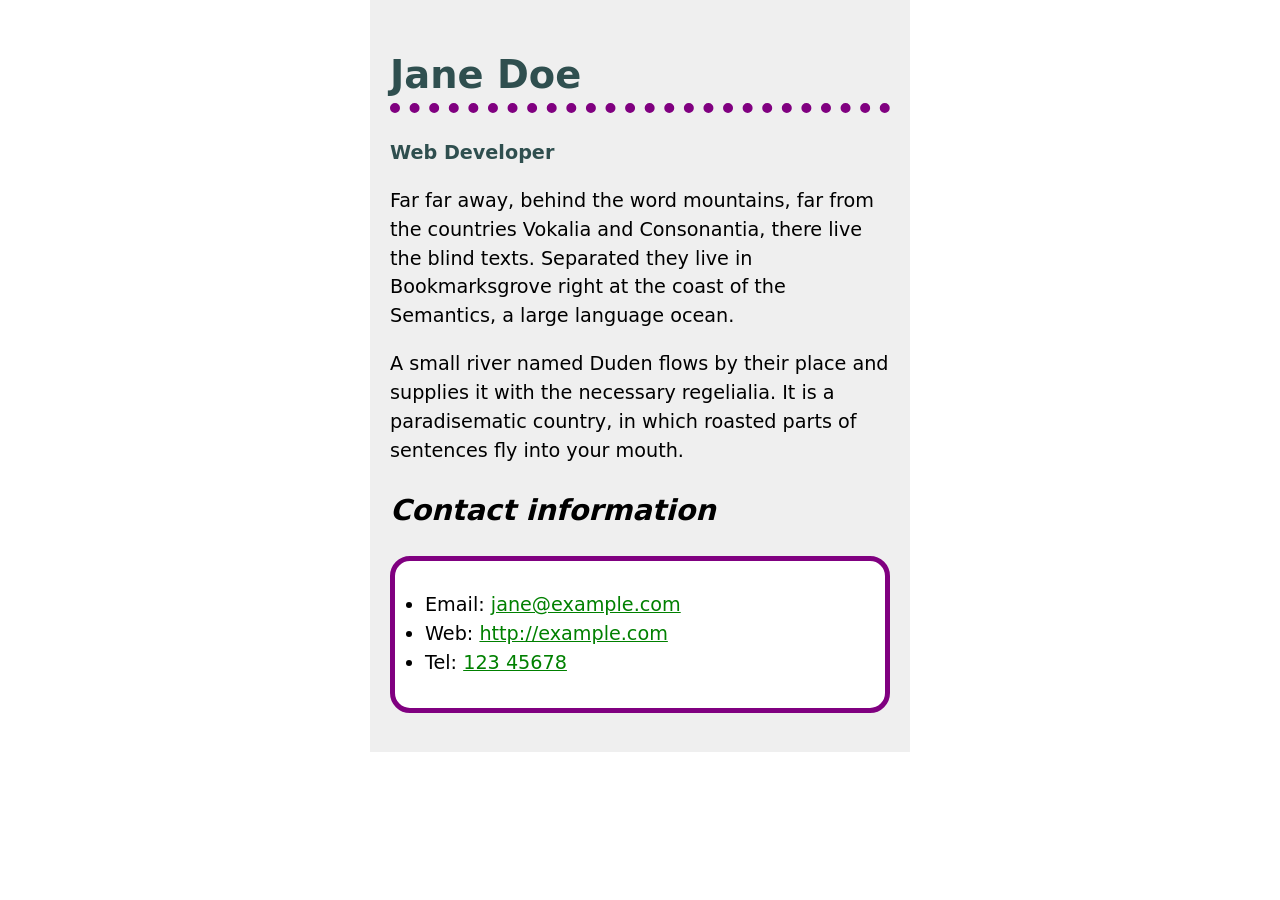
<file: Lab3/Part 1/index.html>
<!DOCTYPE html>
<html lang="en">
<head>
    <meta charset="UTF-8">
    <!--HTML Comments-->
    <!--
    Name: Zijian Yang
    File: index.html
    Date: 2025/06/09
    Lab 3 Part 1
    -->
    <title>INFT1206 - Lab 3 Part 1</title>
    <link rel="stylesheet" href="css/style.css">
</head>
<body>

<h1>Jane Doe</h1>
<div class="job-title">Web Developer</div>
<p>
    Far far away, behind the word mountains, far from the countries Vokalia and
    Consonantia, there live the blind texts. Separated they live in Bookmarksgrove
    right at the coast of the Semantics, a large language ocean.
</p>

<p>
    A small river named Duden flows by their place and supplies it with the
    necessary regelialia. It is a paradisematic country, in which roasted parts of
    sentences fly into your mouth.
</p>

<h2>Contact information</h2>
<ul>
    <li>Email: <a href="mailto:jane@example.com">jane@example.com</a></li>
    <li>Web: <a href="http://example.com">http://example.com</a></li>
    <li>Tel: <a href="tel:12345678">123 45678</a></li>
</ul>

</body>
</html>
</file>
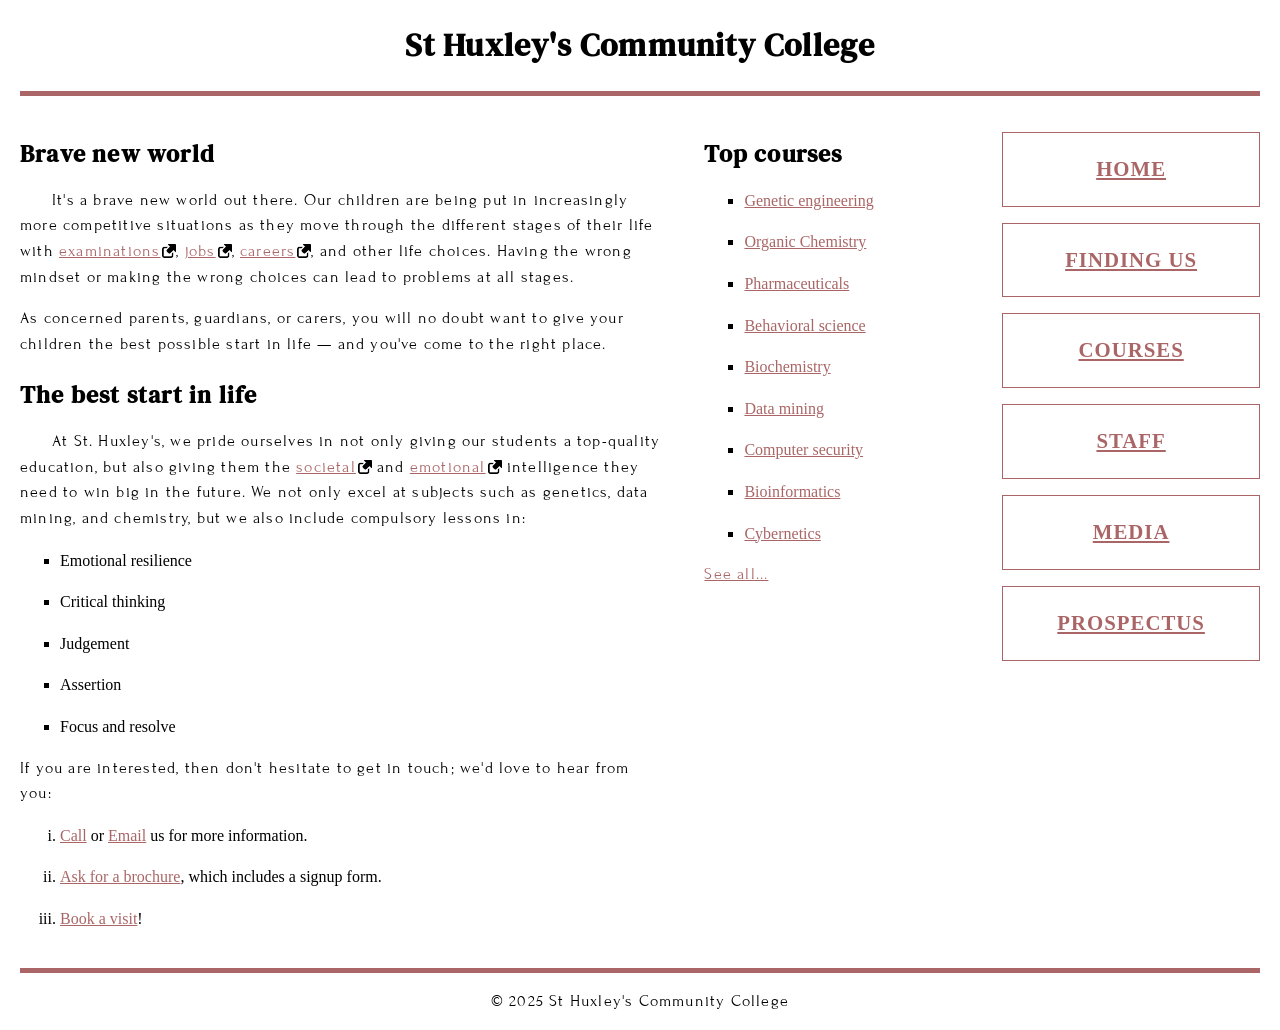
<file: Lab3/Part 2/index.html>
<!doctype html>
<html lang="en-US">
<head>
  <meta charset="utf-8">
  <!--HTML Comments-->
  <!--
    Name: Zijian Yang
    File: index.html
    Date: 2025/06/09
    Lab 3 Part 1
    -->
  <meta name="viewport" content="width=device-width">
  <title>INFT1206 - Lab 3 Part 1 - St Huxley's Community College</title>
  <link href="css/style.css" type="text/css" rel="stylesheet">
  <link rel="preconnect" href="https://fonts.googleapis.com">
  <link rel="preconnect" href="https://fonts.gstatic.com" crossorigin>
  <link href="https://fonts.googleapis.com/css2?family=DM+Serif+Text:ital@0;1&family=Forum&display=swap" rel="stylesheet">
</head>
<body>
<header>
  <h1>St Huxley's Community College</h1>
</header>

<main>
  <section>
    <h2>Brave new world</h2>

    <p>
      It's a brave new world out there. Our children are being put in
      increasingly more competitive situations as they move through the
      different stages of their life with
      <a href="https://en.wikipedia.org/wiki/Examination">examinations</a
      >, <a href="https://en.wikipedia.org/wiki/Jobs">jobs</a>,
      <a href="https://en.wikipedia.org/wiki/Career">careers</a>, and
      other life choices. Having the wrong mindset or making the wrong
      choices can lead to problems at all stages.
    </p>

    <p>
      As concerned parents, guardians, or carers, you will no doubt want
      to give your children the best possible start in life — and you've
      come to the right place.
    </p>

    <h2>The best start in life</h2>

    <p>
      At St. Huxley's, we pride ourselves in not only giving our students
      a top-quality education, but also giving them the
      <a href="https://en.wikipedia.org/wiki/Society">societal</a> and
      <a href="https://en.wikipedia.org/wiki/Emotion">emotional</a>
      intelligence they need to win big in the future. We not only excel
      at subjects such as genetics, data mining, and chemistry, but we
      also include compulsory lessons in:
    </p>

    <ul>
      <li>Emotional resilience</li>
      <li>Critical thinking</li>
      <li>Judgement</li>
      <li>Assertion</li>
      <li>Focus and resolve</li>
    </ul>

    <p>
      If you are interested, then don't hesitate to get in touch; we'd
      love to hear from you:
    </p>

    <ol>
      <li>
        <a href="#">Call</a> or <a href="#">Email</a> us for more
        information.
      </li>
      <li>
        <a href="#">Ask for a brochure</a>, which includes a signup form.
      </li>
      <li><a href="#">Book a visit</a>!</li>
    </ol>
  </section>

  <aside>
    <h2>Top courses</h2>

    <ul>
      <li><a href="#">Genetic engineering</a></li>
      <li><a href="#">Organic Chemistry</a></li>
      <li><a href="#">Pharmaceuticals</a></li>
      <li><a href="#">Behavioral science</a></li>
      <li><a href="#">Biochemistry</a></li>
      <li><a href="#">Data mining</a></li>
      <li><a href="#">Computer security</a></li>
      <li><a href="#">Bioinformatics</a></li>
      <li><a href="#">Cybernetics</a></li>
    </ul>

    <p><a href="#">See all...</a></p>
  </aside>

  <nav>
    <ul>
      <li><a href="#">Home</a></li>
      <li><a href="#">Finding us</a></li>
      <li><a href="#">Courses</a></li>
      <li><a href="#">Staff</a></li>
      <li><a href="#">Media</a></li>
      <li><a href="#">Prospectus</a></li>
    </ul>
  </nav>
</main>

<footer>
  <p>&copy; 2025 St Huxley's Community College</p>
</footer>
</body>
</html>
</file>
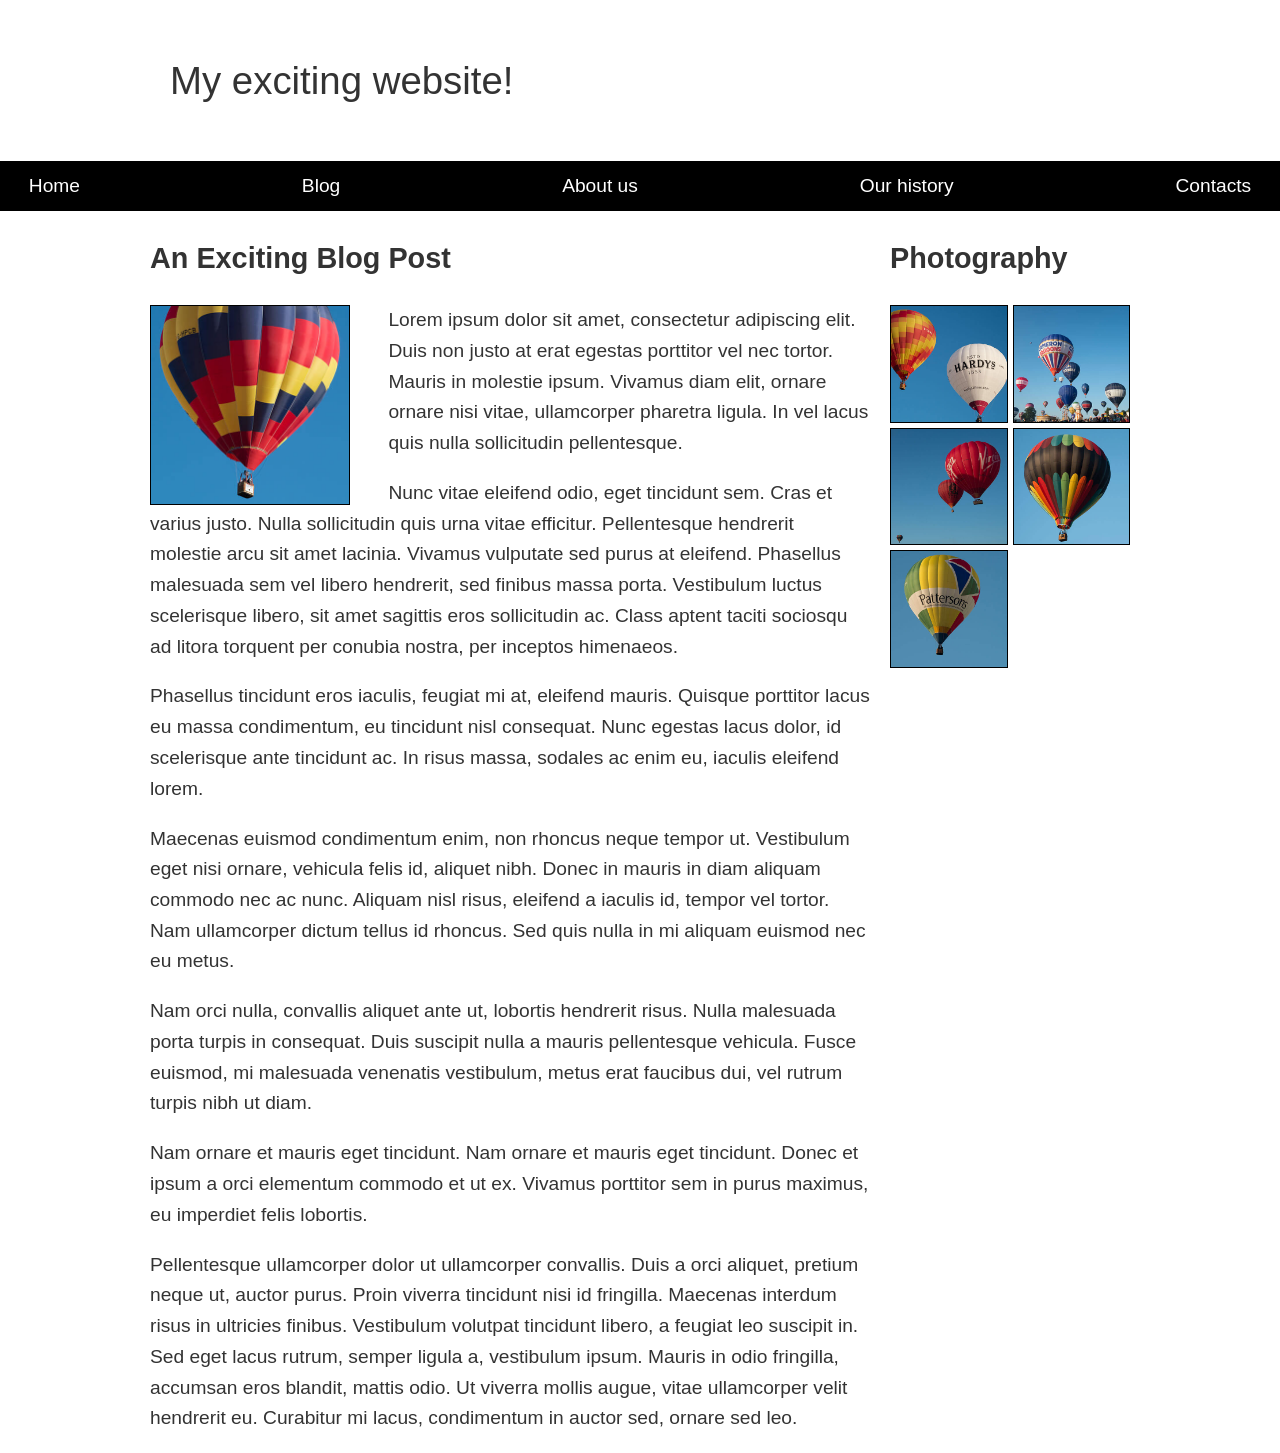
<file: Lab3/Part 3/index.html>
<!doctype html>
<html lang="en">
<head>
    <meta charset="utf-8">
    <meta name="viewport" content="width=device-width, initial-scale=1">
    <title>INFT1206 - Lab 3 Part 3 - Layout Task</title>
    <!--HTML Comments-->
    <!--
    Name: Zijian Yang
    File: index.html
    Date: 2025/06/15
    Lab 3 Part 3
    -->
    <link href="css/style.css" rel="stylesheet" type="text/css">

</head>

<body>
<div class="logo">My exciting website!</div>

<nav>
    <ul>
        <li><a href="">Home</a></li>
        <li><a href="">Blog</a></li>
        <li><a href="">About us</a></li>
        <li><a href="">Our history</a></li>
        <li><a href="">Contacts</a></li>
    </ul>
</nav>

<main class="grid">
    <article>
        <h1>An Exciting Blog Post</h1>
        <img src="image/square6.jpg" alt="placeholder" class="feature">
        <p>
            Lorem ipsum dolor sit amet, consectetur adipiscing elit. Duis non
            justo at erat egestas porttitor vel nec tortor. Mauris in molestie
            ipsum. Vivamus diam elit, ornare ornare nisi vitae, ullamcorper
            pharetra ligula. In vel lacus quis nulla sollicitudin pellentesque.
        </p>

        <p>
            Nunc vitae eleifend odio, eget tincidunt sem. Cras et varius justo.
            Nulla sollicitudin quis urna vitae efficitur. Pellentesque
            hendrerit molestie arcu sit amet lacinia. Vivamus vulputate sed
            purus at eleifend. Phasellus malesuada sem vel libero hendrerit,
            sed finibus massa porta. Vestibulum luctus scelerisque libero, sit
            amet sagittis eros sollicitudin ac. Class aptent taciti sociosqu ad
            litora torquent per conubia nostra, per inceptos himenaeos.
        </p>

        <p>
            Phasellus tincidunt eros iaculis, feugiat mi at, eleifend mauris.
            Quisque porttitor lacus eu massa condimentum, eu tincidunt nisl
            consequat. Nunc egestas lacus dolor, id scelerisque ante tincidunt
            ac. In risus massa, sodales ac enim eu, iaculis eleifend lorem.
        </p>

        <p>
            Maecenas euismod condimentum enim, non rhoncus neque tempor ut.
            Vestibulum eget nisi ornare, vehicula felis id, aliquet nibh. Donec
            in mauris in diam aliquam commodo nec ac nunc. Aliquam nisl risus,
            eleifend a iaculis id, tempor vel tortor. Nam ullamcorper dictum
            tellus id rhoncus. Sed quis nulla in mi aliquam euismod nec eu
            metus.
        </p>

        <p>
            Nam orci nulla, convallis aliquet ante ut, lobortis hendrerit
            risus. Nulla malesuada porta turpis in consequat. Duis suscipit
            nulla a mauris pellentesque vehicula. Fusce euismod, mi malesuada
            venenatis vestibulum, metus erat faucibus dui, vel rutrum turpis
            nibh ut diam.
        </p>

        <p>
            Nam ornare et mauris eget tincidunt. Nam ornare et mauris eget
            tincidunt. Donec et ipsum a orci elementum commodo et ut ex.
            Vivamus porttitor sem in purus maximus, eu imperdiet felis
            lobortis.
        </p>

        <p>
            Pellentesque ullamcorper dolor ut ullamcorper convallis. Duis a
            orci aliquet, pretium neque ut, auctor purus. Proin viverra
            tincidunt nisi id fringilla. Maecenas interdum risus in ultricies
            finibus. Vestibulum volutpat tincidunt libero, a feugiat leo
            suscipit in. Sed eget lacus rutrum, semper ligula a, vestibulum
            ipsum. Mauris in odio fringilla, accumsan eros blandit, mattis
            odio. Ut viverra mollis augue, vitae ullamcorper velit hendrerit
            eu. Curabitur mi lacus, condimentum in auctor sed, ornare sed leo.
        </p>
    </article>

    <aside>
        <h2>Photography</h2>
        <ul class="photos">
            <li><img src="image/square1.jpg" alt="placeholder"></li>
            <li><img src="image/square2.jpg" alt="placeholder"></li>
            <li><img src="image/square3.jpg" alt="placeholder"></li>
            <li><img src="image/square4.jpg" alt="placeholder"></li>
            <li><img src="image/square5.jpg" alt="placeholder"></li>
        </ul>
    </aside>
</main>
</body>
</html>
</file>
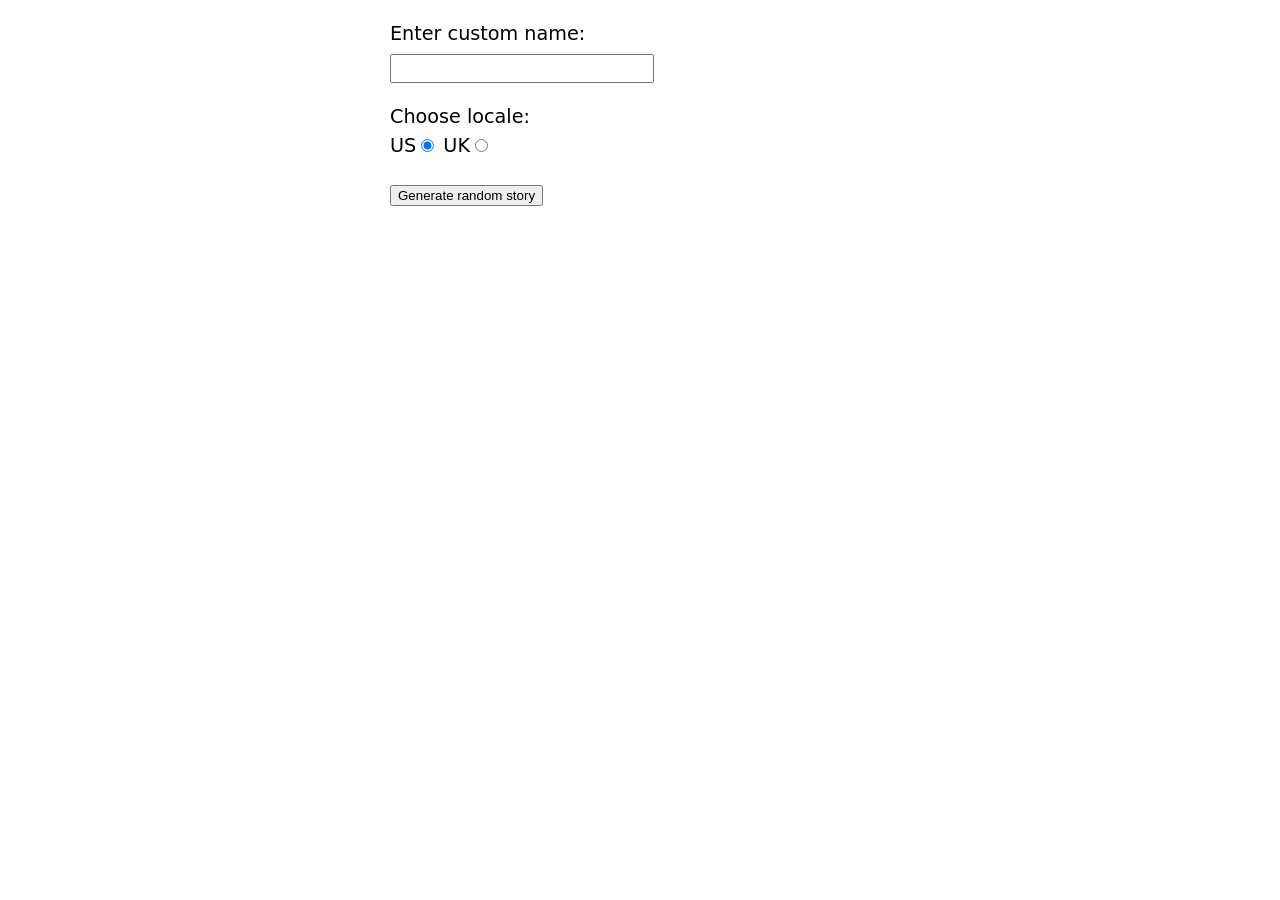
<file: Lab4/Part 1/index.html>
<!DOCTYPE html>
<html lang="en">
<head>
    <meta charset="UTF-8">
    <!--HTML Comments-->
    <!--
    Name: Zijian Yang
    File: index.html
    Date: 2025/07/14
    Lab 4 Part 1
    -->
    <title>INFT1206 - Lab 4 Part 1</title>
    <link rel="stylesheet" href="css/style.css">
    <script src="java/script.js" defer></script>
</head>
<body>
<div>
    <label for="custom-name">Enter custom name:</label>
    <input id="custom-name" type="text" placeholder="" >
</div>
<fieldset>
    <legend>Choose locale:</legend>
    <label for="us">US</label
    ><input id="us" type="radio" name="uk-us" value="us" checked >
    <label for="uk">UK</label
    ><input id="uk" type="radio" name="uk-us" value="uk" >
</fieldset>
<div>
    <button class="generate">Generate random story</button>
</div>
<!-- Thanks a lot to Willy Aguirre for his help with the code for this assessment -->
<p class="story"></p>
</body>
</html>
</file>
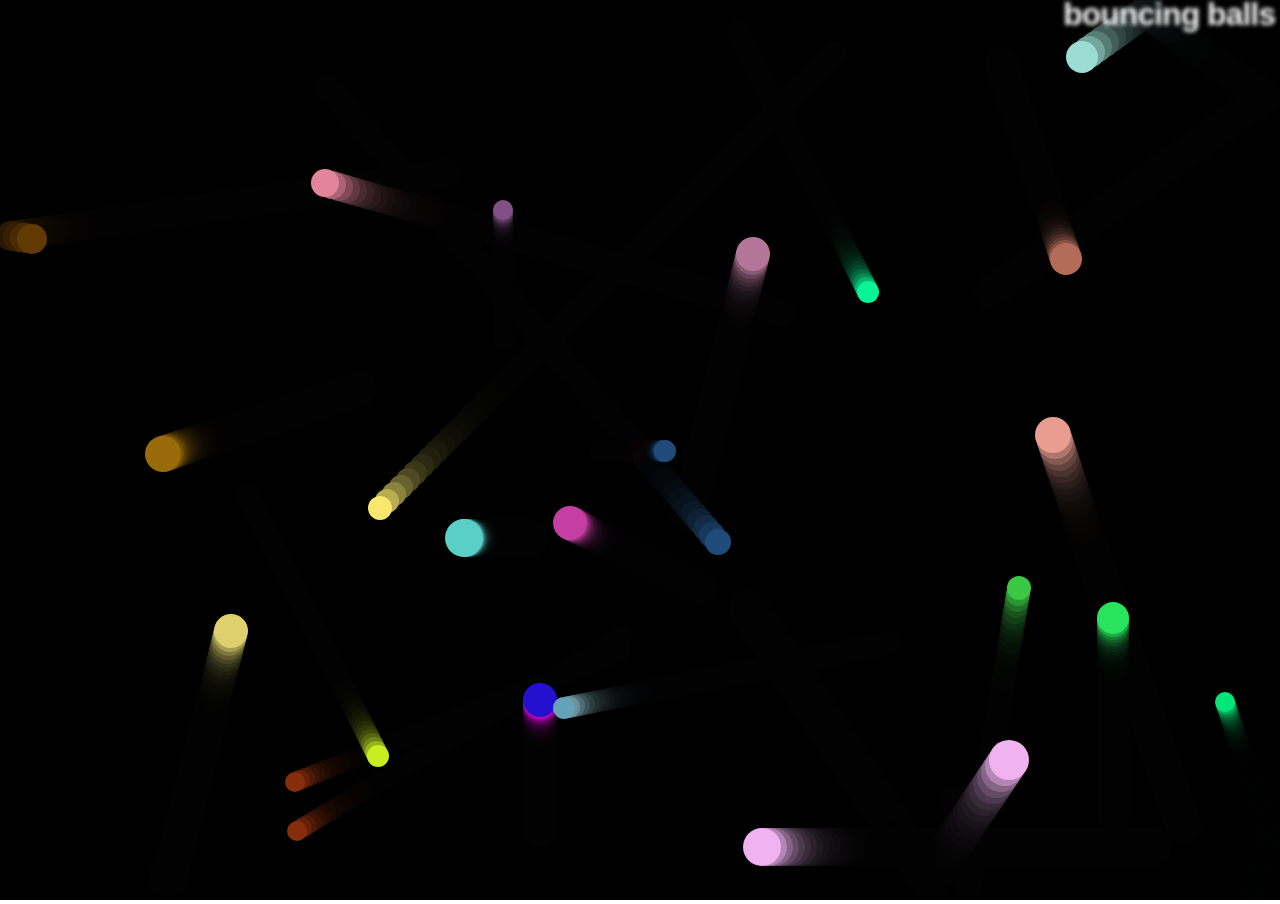
<file: Lab4/Part 3/index.html>
<!DOCTYPE html>
<html lang="en-US">
<head>
  <meta charset="utf-8">
  <meta name="viewport" content="width=device-width">
  <!--HTML Comments-->
  <!--
  Name: Zijian Yang
  File: index.html
  Date: 2025/07/15
  Lab 4 Part 3
  -->
  <title>INFT1206 - Lab 4 Part 3</title>
  <link href="css/style.css" rel="stylesheet">
  <script src="java/main.js" defer></script>
</head>

<body>
<h1>bouncing balls</h1>
<canvas></canvas>

</body>
</html>
</file>
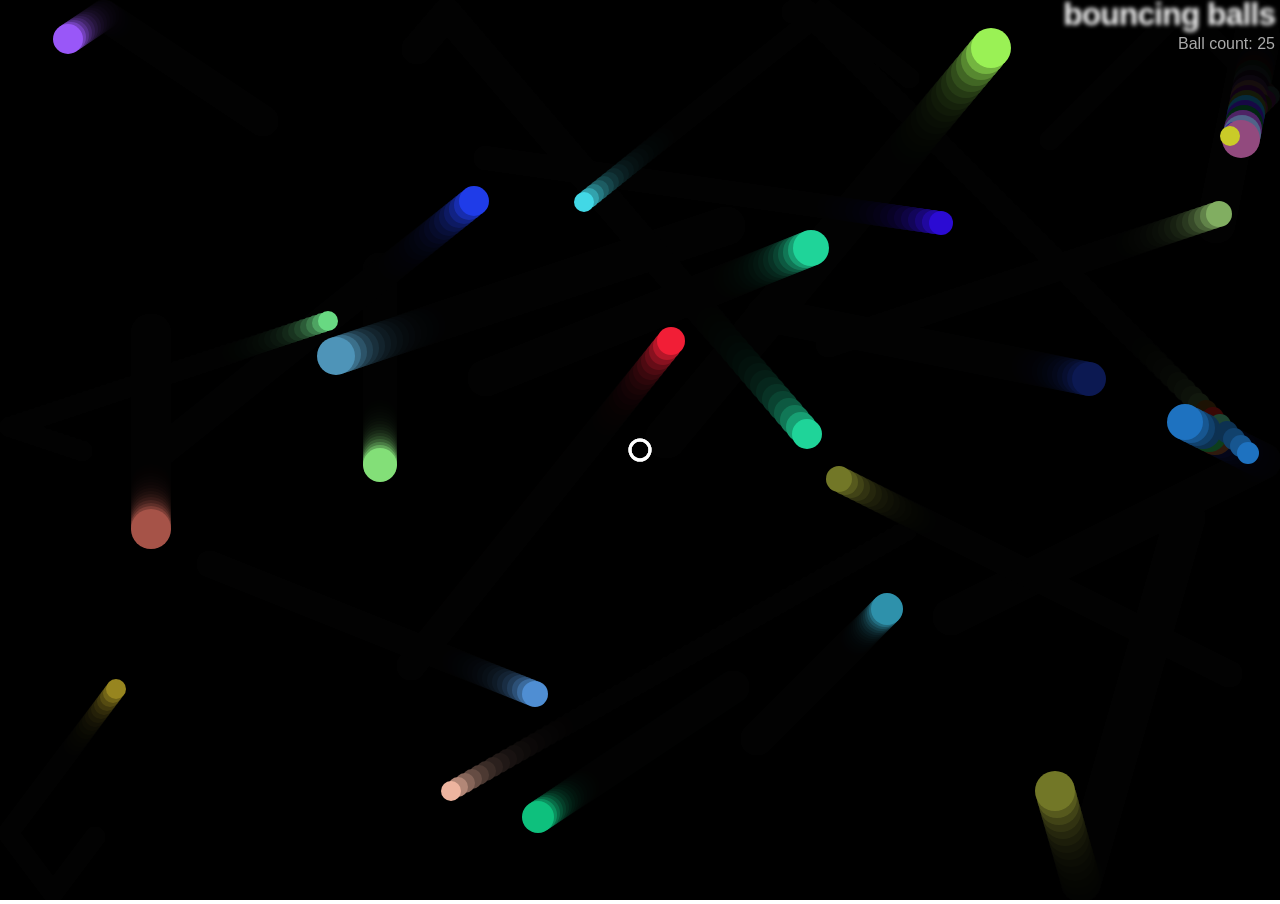
<file: Lab4/Part 4/index.html>
<!DOCTYPE html>
<html lang="en-US">
<head>
  <meta charset="utf-8">
  <!--HTML Comments-->
  <!--
  Name: Zijian Yang
  File: index.html
  Date: 2025/07/20
  Lab 4 Part 4
  -->
  <meta name="viewport" content="width=device-width">
  <title>INFT1206 - Lab 4 Part 4 - Bouncing balls</title>
  <link rel="stylesheet" href="css/style.css">
  <script src="java/script.js" defer></script>
</head>

<body>
<h1>bouncing balls</h1>
<p>Ball count:</p>
<canvas></canvas>


</body>
</html>
</file>
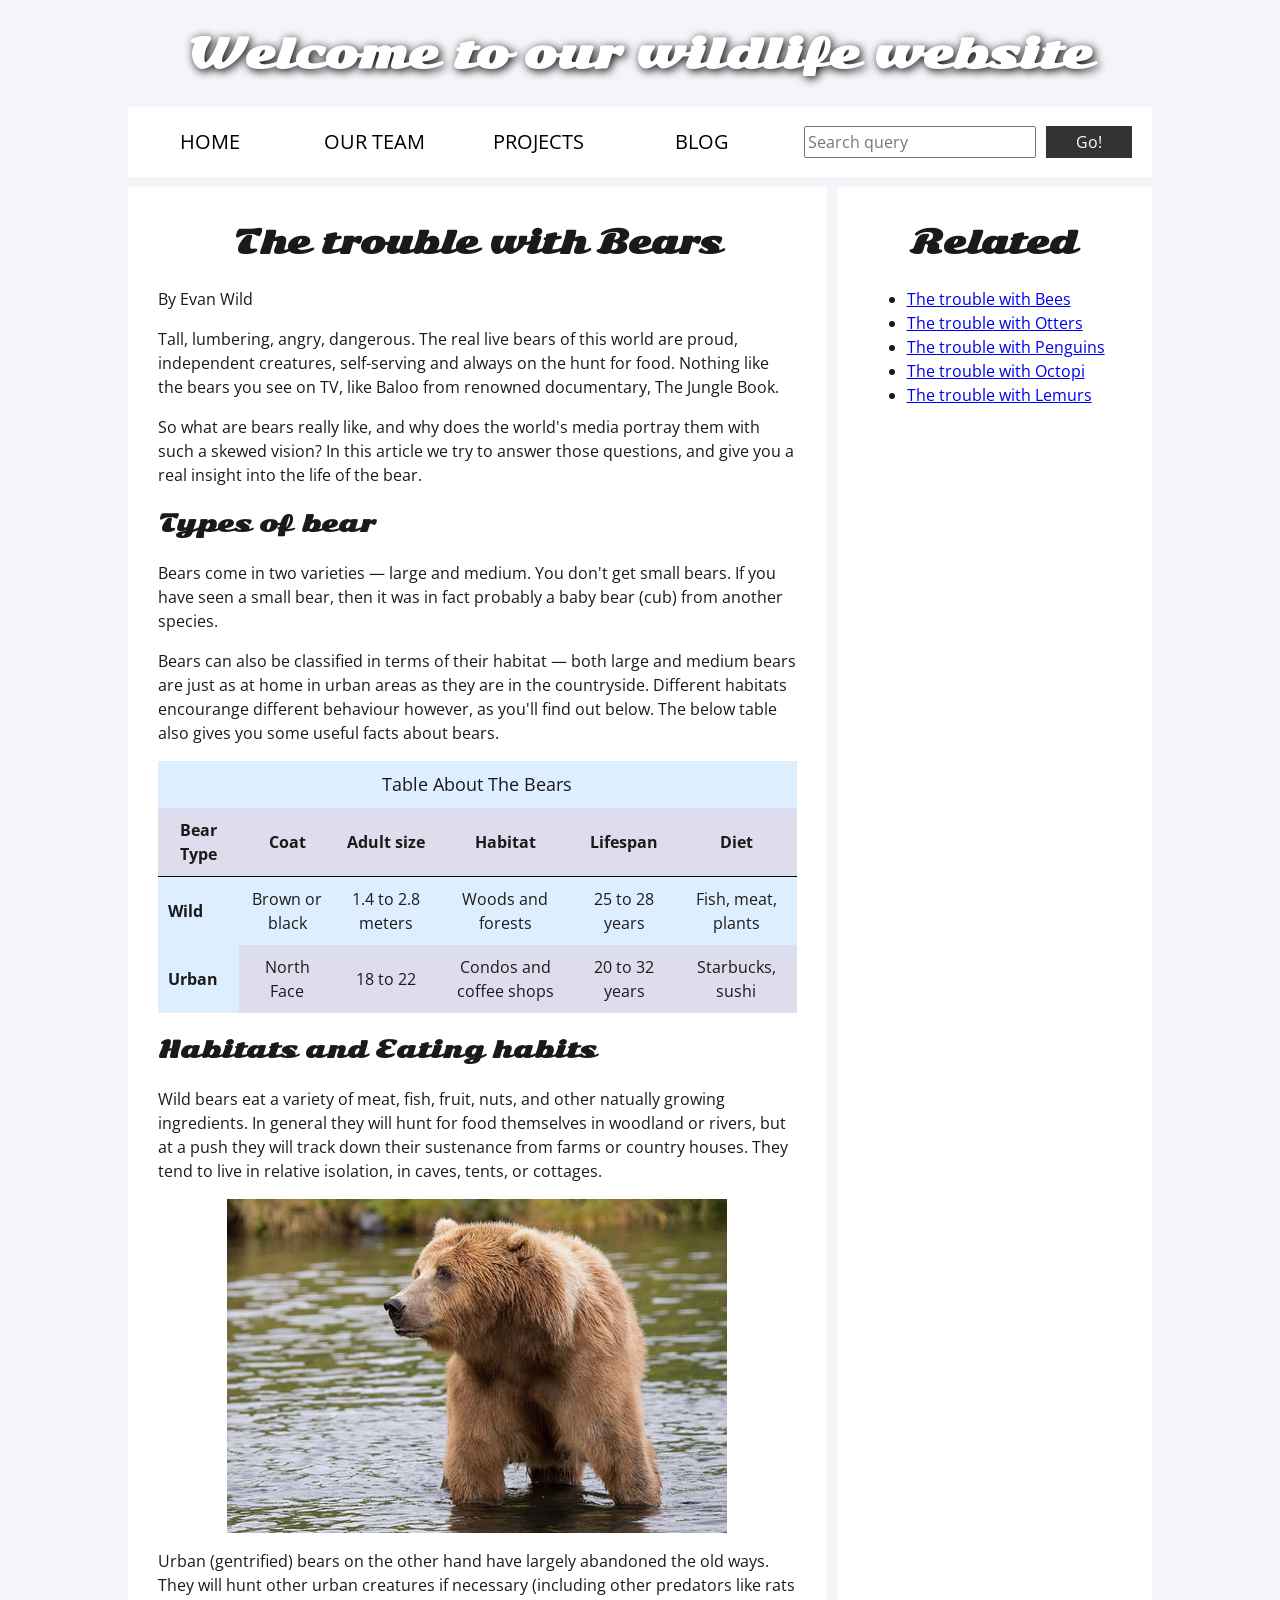
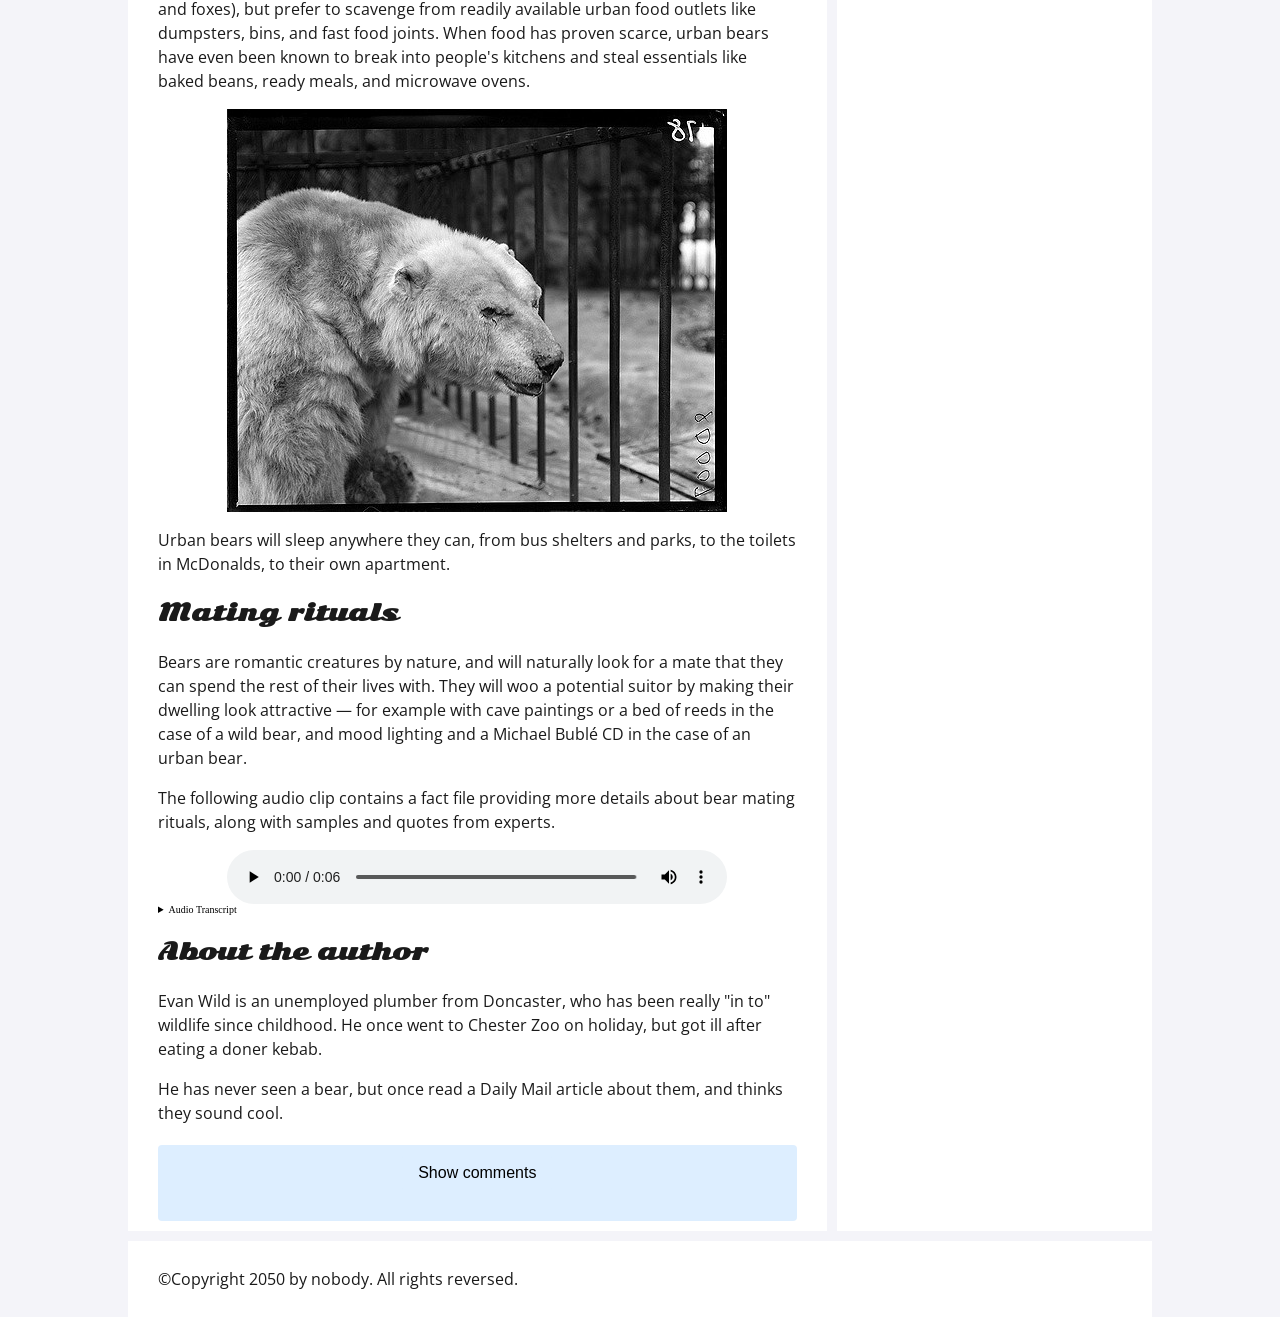
<file: Lab5/Part 1/index.html>
<!doctype html>
<html lang="en">
<head>
  <meta charset="utf-8">
    <!--HTML Comments-->
    <!--
    Name: Zijian Yang
    File: index.html
    Date: 2025/08/03
    Lab 5 Part 1
    -->
    <title>INFT1206 - Lab 5 Part 1 - Accessibility assessment</title>
    <link href="https://fonts.googleapis.com/css?family=Open+Sans+Condensed:300%7CSonsie+One" rel="stylesheet" type="text/css">
    <link rel="stylesheet" href="css/style.css">

    <!-- the below three lines are a fix to get HTML5 semantic elements working in old versions of Internet Explorer-->
    <!--[if lt IE 9]>
      <script src="http://html5shiv.googlecode.com/svn/trunk/html5.js"></script>
    <![endif]-->
  </head>

  <body>
    <div class="header">
      <h1>Welcome to our wildlife website</h1>
    </div>

    <nav class="nav">
      <ul>
        <li><a href="#">Home</a></li>
        <li><a href="#">Our team</a></li>
        <li><a href="#">Projects</a></li>
        <li><a href="#">Blog</a></li>
      </ul>

      <form class="search">
        <label for="site-search" class="sr-only">Search query</label>
        <input type="search" name="q" id="site-search" placeholder="Search query">
        <input type="submit" value="Go!">
      </form>
    </nav>

    <main>
      <article>
        <h2>The trouble with Bears</h2>
        <P>By Evan Wild</P>
        <P>Tall, lumbering, angry, dangerous. The real live bears of this world are proud, independent creatures, self-serving and always on the hunt for food. Nothing like the bears you see on TV, like Baloo from renowned documentary, The Jungle Book.</P>
        <P>So what are bears really like, and why does the world's media portray them with such a skewed vision? In this article we try to answer those questions, and give you a real insight into the life of the bear.</P>
        <h3>Types of bear</h3>
        <P>Bears come in two varieties — large and medium. You don't get small bears. If you have seen a small bear, then it was in fact probably a baby bear (cub) from another species.</P>
        <P>Bears can also be classified in terms of their habitat — both large and medium bears are just as at home in urban areas as they are in the countryside. Different habitats encourange different behaviour however, as you'll find out below. The below table also gives you some useful facts about bears.</P>
        <table>
          <caption>Table About The Bears</caption>
          <thead>
            <tr>
              <th scope="col">Bear Type</th>
              <th scope="col">Coat</th>
              <th scope="col">Adult size</th>
              <th scope="col">Habitat</th>
              <th scope="col">Lifespan</th>
              <th scope="col">Diet</th>
            </tr>
          </thead>
          <tbody>
            <tr>
              <th scope="row">Wild</th>
              <td>Brown or black</td>
              <td>1.4 to 2.8 meters</td>
              <td>Woods and forests</td>
              <td>25 to 28 years</td>
              <td>Fish, meat, plants</td>
            </tr>
            <tr>
              <th scope="row">Urban</th>
              <td>North Face</td>
              <td>18 to 22</td>
              <td>Condos and coffee shops</td>
              <td>20 to 32 years</td>
              <td>Starbucks, sushi</td>
            </tr>
          </tbody>
        </table>

        <h3>Habitats and Eating habits</h3>
        <p>Wild bears eat a variety of meat, fish, fruit, nuts, and other natually growing ingredients. In general they will hunt for food themselves in woodland or rivers, but at a push they will track down their sustenance from farms or country houses. They tend to live in relative isolation, in caves, tents, or cottages.</P>
        <img src="media/wild-bear.jpg" alt="Wild bear">
        <P>Urban (gentrified) bears on the other hand have largely abandoned the old ways. They will hunt other urban creatures if necessary (including other predators like rats and foxes), but prefer to scavenge from readily available urban food outlets like dumpsters, bins, and fast food joints. When food has proven scarce, urban bears have even been known to break into people's kitchens and steal essentials like baked beans, ready meals, and microwave ovens.</P>
        <img src="media/urban-bear.jpg" alt="Urban bear">
        <P>Urban bears will sleep anywhere they can, from bus shelters and parks, to the toilets in McDonalds, to their own apartment.</P>
        <h3>Mating rituals</h3>
        <P>Bears are romantic creatures by nature, and will naturally look for a mate that they can spend the rest of their lives with. They will woo a potential suitor by making their dwelling look attractive — for example with cave paintings or a bed of reeds in the case of a wild bear, and mood lighting and a Michael Bublé CD in the case of an urban bear.</P>
        <p>The following audio clip contains a fact file providing more details about bear mating rituals, along with samples and quotes from experts.</P>

        <audio controls>
          <source src="media/bear.mp3" type="audio/mp3">
          <source src="media/bear.ogg" type="audio/ogg">
          <p>It looks like your browser doesn't support HTML5 audio players.You can <a href="media/bear.mp3"> download the audio file (MP3) </a> directly to listen.</p>
        </audio>

        <details class="audio-transcript">
          <summary>Audio Transcript</summary>
          <div class="transcript-content">
            <p>The following audio clip contains a fact file providing more details about bear mating rituals, along with samples and quotes from experts.</P>
          </div>
        </details>

        <aside>

          <h3>About the author</h3>
          <P>Evan Wild is an unemployed plumber from Doncaster, who has been really "in to" wildlife since childhood. He once went to Chester Zoo on holiday, but got ill after eating a doner kebab.</P>
          <P>He has never seen a bear, but once read a Daily Mail article about them, and thinks they sound cool.</P>

        </aside>
        <section class="comments">
          <button type="button" class="show-hide">Show comments</button>
          <div class="comment-wrapper">

            <h2>Add comment</h2>

            <form class="comment-form">
              <div class="flex-pair">
                <label for="name">Your name:</label>
                <input type="text" name="name" id="name" placeholder="Enter your name">
              </div>
              <div class="flex-pair">
                <label for="comment">Your comment:</label>
                <input type="text" name="comment" id="comment" placeholder="Enter your comment">
              </div>
              <div>
                <input type="submit" value="Submit comment">
              </div>
            </form>

            <h2>Comments</h2>

            <ul class="comment-container">

              <li>

                <p>Bob Fossil</p>

                <p>Oh I am so glad you taught me all about the big brown angry guys in the woods. With their sniffing little noses and their bad attitudes, they can sure be a menace — I was thinking of putting them all in a truck and driving them outta here. I run a zoo, you know.</p>

              </li>

            </ul>

          </div>
        </section>
      </article>

      <div class="secondary">
        <h2>Related</h2>

        <ul>
          <li><a href="#">The trouble with Bees</a></li>
          <li><a href="#">The trouble with Otters</a></li>
          <li><a href="#">The trouble with Penguins</a></li>
          <li><a href="#">The trouble with Octopi</a></li>
          <li><a href="#">The trouble with Lemurs</a></li>
        </ul>
      </div>
    </main>

    <footer>
      <p>©Copyright 2050 by nobody. All rights reversed.</p>
    </footer>

    <script src="java/main.js"></script>

  </body>
</html>
</file>
<file: style.css>
* { margin: 0; padding: 0; box-sizing: border-box; }

      :root {
        --text: #2D2B55;
        --text-light: rgba(45,43,85,0.55);
        --accent: #667eea;
        --glass: rgba(255, 255, 255, 0.55);
        --glass-hover: rgba(255, 255, 255, 0.72);
        --glass-border: rgba(255, 255, 255, 0.65);
        --glass-shadow: rgba(45, 43, 85, 0.08);
      }

      html, body {
        font-family: 'Inter', 'Noto Sans SC', sans-serif;
        height: 100vh;
        overflow: hidden;
        display: flex;
        align-items: center;
        justify-content: center;
        margin: 0;
        padding: 0;
        /* 浅色渐变背景 */
        background: linear-gradient(135deg, #E8E0F0 0%, #D4E4F7 30%, #C8E6F5 60%, #E0D8F0 100%);
      }

      .card-frame {
        /* 浅色渐变作为卡片内背景 */
        background: linear-gradient(135deg, #DDD5EC 0%, #C5D8F0 35%, #BDD9F2 65%, #D5CDE8 100%);
        border-radius: 24px; /* 建议给外框带一点圆角，更贴合现代 UI */
        overflow: hidden;
        box-shadow: 0 20px 60px rgba(45,43,85,0.1);
        display: flex;
        flex-direction: column;
        width: 90vw;
        max-width: 650px; /* 限制最大宽度，防止在大屏幕上横向拉伸变形 */
        height: 85vh;
        position: relative;
      }

      /* 装饰性背景色块 */
      .card-frame::before {
        content: '';
        position: absolute;
        top: 10%;
        right: -15%;
        width: 220px;
        height: 220px;
        background: radial-gradient(circle, rgba(102,126,234,0.25) 0%, transparent 70%);
        border-radius: 50%;
        z-index: 0;
        pointer-events: none;
      }

      .card-frame::after {
        content: '';
        position: absolute;
        bottom: 15%;
        left: -10%;
        width: 180px;
        height: 180px;
        background: radial-gradient(circle, rgba(118,75,162,0.2) 0%, transparent 70%);
        border-radius: 50%;
        z-index: 0;
        pointer-events: none;
      }

      .card-header { padding: 32px 32px 16px; text-align: center; flex-shrink: 0; position: relative; z-index: 1; }
      .card-header h1 {
        font-size: 26px;
        font-weight: 800;
        color: var(--text);
        margin-bottom: 4px;
        letter-spacing: -0.5px;
        background: linear-gradient(135deg, #667eea, #764ba2);
        -webkit-background-clip: text;
        -webkit-text-fill-color: transparent;
        background-clip: text;
      }
      .card-header p { font-size: 12px; color: var(--text-light); font-weight: 500; }
      
      .card-divider {
        width: 40px;
        height: 3px;
        background: linear-gradient(90deg, #667eea, #764ba2);
        margin: 12px auto 0;
        border-radius: 2px;
      }
      
      .card-desc { font-size: 12px; color: var(--text-light); text-align: center; line-height: 1.6; padding: 12px 28px 0; margin: 0; }

      .showcase {
        flex: 1;
        overflow-y: auto;
        padding: 8px 32px 32px;
        display: flex;
        flex-direction: column;
        gap: 16px;
        position: relative;
        z-index: 1;
      }
      .showcase::-webkit-scrollbar { width: 4px; }
      .showcase::-webkit-scrollbar-track { background: transparent; }
      .showcase::-webkit-scrollbar-thumb { background: rgba(102,126,234,0.2); border-radius: 2px; }

      /* Component Row: 浅色毛玻璃面板 */
      .component-row {
        display: flex;
        align-items: center;
        gap: 20px;
        padding: 18px 22px;
        background: var(--glass);
        backdrop-filter: blur(16px);
        -webkit-backdrop-filter: blur(16px);
        border: 1px solid var(--glass-border);
        box-shadow: 0 4px 16px var(--glass-shadow);
        border-radius: 20px;
        transition: all 0.25s ease;
      }

      .component-row:hover {
        background: var(--glass-hover);
        box-shadow: 0 6px 20px rgba(45,43,85,0.12);
      }

      .component-label { 
        font-size: 11px; 
        font-weight: 800; 
        text-transform: uppercase; 
        letter-spacing: 0.12em; 
        color: var(--text-light); 
        min-width: 65px; 
        flex-shrink: 0; 
      }
      
      /* 核心排版：标题与按钮上下错开，避免拥挤 */
      .component-content { 
        flex: 1; 
        min-width: 0; 
        display: flex; 
        flex-direction: column;
        gap: 10px;
      }

      .component-content h2, .component-content h3 {
        margin: 0;
        color: var(--text);
        font-weight: 700;
      }
      .component-content h2 { font-size: 16px; }
      .component-content h3 { font-size: 14px; }

      /* === Buttons === */
      .btn-group { display: flex; gap: 10px; flex-wrap: wrap; }
      
      /* 重点修复：让 a 标签彻底表现得像个真正的毛玻璃按钮 */
      a.neu-btn {
        display: inline-flex;
        align-items: center;
        justify-content: center;
        text-decoration: none; /* 强行抹除链接自带的下划线 */
        padding: 8px 18px;
        border-radius: 14px;
        font-size: 11px;
        font-weight: 700;
        color: var(--text);
        background: var(--glass);
        backdrop-filter: blur(10px);
        -webkit-backdrop-filter: blur(10px);
        border: 1px solid var(--glass-border);
        box-shadow: 0 2px 8px var(--glass-shadow);
        cursor: pointer;
        transition: all 0.2s ease;
        font-family: inherit;
        white-space: nowrap;
      }
      
      .neu-btn:hover { background: var(--glass-hover); box-shadow: 0 4px 12px rgba(45,43,85,0.12); }
      .neu-btn:active { background: rgba(255,255,255,0.85); }
      
      .neu-btn-primary {
        background: linear-gradient(135deg, rgba(102,126,234,0.2), rgba(118,75,162,0.15));
        border-color: rgba(102,126,234,0.3);
        box-shadow: 0 2px 8px rgba(102,126,234,0.15);
        color: #5A6AE0;
      }
      .neu-btn-primary:hover {
        background: linear-gradient(135deg, rgba(102,126,234,0.3), rgba(118,75,162,0.22));
        box-shadow: 0 4px 14px rgba(102,126,234,0.2);
      }
      .neu-btn-pill { border-radius: 999px; }
      .neu-btn-icon { width: 36px; height: 36px; padding: 0; border-radius: 50%; display: inline-flex; align-items: center; justify-content: center; font-size: 14px; }
</file>
<file: Lab5/css/style.css>
/* || General setup */

html, body {
  margin: 0;
  padding: 0;
}

html {
  font-size: 10px;
  background-color: #dde;
}

body {
  width: 80%;
  min-width: 1024px;
  margin: 0 auto;
}

/* || typography */

font[size="7"], font[size="6"], font[size="5"] {
  font-family: 'Sonsie One', cursive;
  color: #2a2a2a;
}

p, input, li, table, label {
  font-family: 'Open Sans Condensed', sans-serif;
  color: #2a2a2a;
}

font[size="7"] {
  font-size: 4rem;
  text-align: center;
  color: white;
  text-shadow: 2px 2px 10px black;
}

font[size="6"] {
  font-size: 3rem;
  text-align: center;
}

font[size="5"] {
  font-size: 2.2rem;
}

p, li, table {
  font-size: 1.6rem;
  line-height: 1.5;
}

/* || header layout */

div[class="nav"], article, footer, .secondary {
  background-color: green;
}

article, footer, .secondary {
  padding: 10px 30px;
}

article {
  margin-right: 10px;
}

div[class="nav"] {
  height: 50px;
  background-color: ff80ff;
  display: flex;
  padding: 1% 0;
  margin-bottom: 10px;
}

div[class="nav"] ul {
  padding: 0;
  list-style-type: none;
  flex: 2;
  display: flex;
}

div[class="nav"] li {
  display: inline;
  text-align: center;
  flex: 1;
}

div[class="nav"] a {
  display: inline-block;
  font-size: 2rem;
  text-transform: uppercase;
  text-decoration: none;
  color: black;
}

div[class="nav"] .search {
  flex: 1;
  display: flex;
  align-items: center;
  height: 100%;
  padding: 0 2em;
}

.search input {
  font-size: 1.6rem;
  height: 32px;
}

.search input[type="search"] {
  flex: 3;
}

.search input[type="submit"] {
  flex: 1;
  margin-left: 1rem;
  background: #333;
  border: 0;
  color: white;
}

/* || main layout */

main {
  display: flex;
}

article {
  flex: 5;
}

.secondary {
  flex: 2;
}

footer {
  margin-top: 10px;
}

/* Table styling */

table {
  width: 100%;
  background-color: #dde;
  border-collapse: collapse;
}

th, td {
  padding: 10px;
}

td {
  text-align: center;
}

th[scope="col"] {
  border-bottom: 1px solid black;
}

tbody tr:nth-child(odd) {
  background-color: #def;
}

/* styling content images and audio */

img, audio {
  display: block;
  margin: 0 auto;
}

audio {
  width: 500px;
}

/* Comments styling */

.comments {
  background-color: #def;
  padding: 10px;
}

.show-hide {
  cursor: pointer;
}

.comments font[size="6"] {
  font-size: 2rem;
}

.comments font[size="6"]:nth-of-type(2) {
  margin-bottom: 0;
}

.comment-form {
  margin-bottom: 3rem;
}

.comment-form .flex-pair {
  display: flex;
  padding: 0 3rem 1rem;
}

.comment-form label {
  align-self: center;
  flex: 2;
  text-align: right;
}

.comment-form input {
  margin-left: 1rem;
  flex: 6;
}

.show-hide {
  text-align: center;
  width: 150px;
}

.comment-form input, .comment-form label, .show-hide {
  font-size: 1.6rem;
  line-height: 32px;
}

.comment-form input[type="submit"], .show-hide {
  background: #333;
  border: 0;
  color: white;
}

.comment-form input[type="submit"] {
  width: 30%;
  display: block;
  margin: 0 auto;
}

.comment-container {
  margin-top: 0;
}

.comment-container li {
  list-style-type: none;
  display: flex;
}

.comment-container li p:nth-child(1) {
  flex: 1;
  font-weight: bold;
}

.comment-container li p:nth-child(2) {
  flex: 5;
}
</file>
<file: Lab1/Part 2/css/styles.css>
/* || General setup */

html, body {
  margin: 0;
  padding: 0;
}

html {
  font-size: 10px;
  background-color: #a9a9a9;
}

body {
  width: 70%;
  min-width: 800px;
  margin: 0 auto;
}

/* || typography */

h1, h2, h3 {
  font-family: 'Cinzel Decorative', cursive;
  color: #2a2a2a;
}

p, input, li {
  font-family: 'Roboto Condensed', sans-serif;
  color: #2a2a2a;
}

h1 {
  font-size: 4rem;
  text-align: center;
  text-shadow: 2px 2px 10px black;
}

h2 {
  font-size: 3rem;
  text-align: center;
}

h3 {
  font-size: 2.2rem;
}

p, li {
  font-size: 1.6rem;
  line-height: 1.5;
}

/* || header layout */

header {
  margin-bottom: 10px;
  display: flex;
  flex-flow: row wrap;
}

body > * {
  background-color: red;
  padding: 1%;
}

main, header, nav, article, aside, footer, section {
  background-color: rgba(0,255,0,0.5);
  padding: 1%;
}

h1 {
  flex: 5;
  text-transform: uppercase;
}

header img {
  display: block;
  height: 60px;
  padding-top: 20.15px;
}

nav {
  height: 50px;
  flex: 100%;
  display: flex;
}

nav ul {
  padding: 0;
  list-style-type: none;
  flex: 2;
  display: flex;
}

nav li {
  display: inline;
  text-align: center;
  flex: 1;
}

nav a, nav span {
  display: inline-block;
  font-size: 2rem;
  height: 3rem;
  line-height: 1.7;
  text-transform: uppercase;
  text-decoration: none;
  color: black;

}

/* || main layout */

main {
  display: flex;
}

article, section {
  flex: 4;
}

aside {
  flex: 1;
  margin-left: 10px;
  padding: 1%;
}

aside a {
  display: block;
  float: left;
  width: 50%;
}

aside img {
  max-width: 100%;
}

footer {
  margin-top: 10px;
}
</file>
<file: Lab2/Part 1/CSS/style.css>
/* type */

body {
  font: 1.2em / 1.5 system-ui;
  margin: 0 auto;
  width: 90%;
  min-width: 800px;
  max-width: 1200px;
}

h1 {
  text-align: center;
}

.copyright {
  font-size: 0.8em;
}

/* nav menu */

ul {
  padding: 0;
  list-style-type: none;
  text-align: center;
  display: flex;
  flex-flow: row wrap;
  justify-content: center;
  align-items: center;
}

li {
  flex: auto;
}

nav a {
  font-size: 1.2em;
  padding: 0 20px;
}

/* General link styles */

a {
  text-decoration: none;
  color: red;
}

a:hover,
a:focus {
  text-decoration: underline;
}

/* header section layout */

header section {
  display: grid;
  grid-template-areas:
    "heading heading"
    "text video"
    "text video";
  grid-template-columns: 1fr 2fr;
  gap: 20px;
}

h1 {
  grid-area: heading;
}

header p {
  grid-area: text;
  margin: 0;
}

video {
  grid-area: video;
  width: 100%;
  border: 1px solid black;
}

/* image floats */

figure {
  float: right;
  margin-left: 20px;
  padding: 20px;
  background: orange;
  border: 1px solid black;
}

figcaption {
  font-size: 0.6em;
}
</file>
<file: Lab2/Part 2/CSS/style.css>
html {
  font-family: sans-serif;
}

table {
  border-collapse: collapse;
  border: 2px solid rgb(200 200 200);
  letter-spacing: 1px;
  font-size: 0.8rem;
}

td,
th {
  border: 1px solid rgb(190 190 190);
  padding: 10px 20px;
}

th {
  background-color: rgb(235 235 235);
}

td {
  text-align: center;
}

tr:nth-child(even) td {
  background-color: rgb(250 250 250);
}

tr:nth-child(odd) td {
  background-color: rgb(245 245 245);
}

caption {
  padding: 10px;
}

.column-border {
  border: 2px solid black;
}
</file>
<file: Lab3/Part 1/css/style.css>
html {
    background-color: white;
}

body {
    font: 1.2em / 1.5 system-ui;
    padding: 20px;
    width: 500PX;
    background-color: #efefef;
    margin-top: 0;
    margin-bottom: 0;
    margin-left: auto;
    margin-right: auto;
}

ul {
    padding: 30px;
    border: 5px solid purple;
    background-color: white;
    border-radius: 20px;
}

h1 {
    color: darkslategray;
    border-bottom: 10px dotted purple;
    font-size: 2em;
}

h2 {
    font-style: italic;
    font-size: 1.5em;
}

div {
    color: darkslategray;
    font-weight: bold;
}

a {
    color: green;
}

a:hover,
a:focus {
    color: darkgreen;
    text-decoration: none;
}
</file>
<file: Lab3/Part 2/css/style.css>
/* General setup */

* {
    box-sizing: border-box;
}

p{
    font-family: "Forum", serif;
    font-weight: 400;
    font-style: normal;
    line-height: 1.5;
    letter-spacing: 1.2px;
}

h1, h2{
    font-family: "DM Serif Text", serif;
    font-weight: 600;
    font-style: normal;
    line-height: 1.5;
    letter-spacing: 1.2px;
}

h1{
    text-align: center;
}

h2{
    margin-bottom: 0;
}

section h2 + p {
     text-indent: 2rem;
 }

body {
    margin: 0 auto;
    padding: 0 20px;
    min-width: 980px;
    max-width: 1400px;
}

/* Layout */

main {
    display: grid;
    grid-template-columns: 5fr 2fr 2fr;
    gap: 40px;
    padding: 20px 0;
}

/* header and footer */

header {
    border-bottom: 5px solid #aa6666;
}

footer {
    border-top: 5px solid #aa6666;
}

footer p {
    text-align: center;
}

/* Link Styling */
a:link {
    color: #aa6666;
    text-decoration: underline;
}
a:visited {
    color: #aa6666;
    text-decoration: underline;
}
a:focus {
    color: #773333;
    text-decoration: none;
}
a:hover {
    color: #773333;
    text-decoration: none;
}
a:focus {
    outline: none;
}

a[href*="http"] {
    padding-right: 16px;
    background: url("../image/external-link-52.png") no-repeat right center;
    background-size: 14px 14px;
}

/* List styling */
p, ul, ol {
    line-height: 1.6;
    margin: 1rem 0;
}

li{
    line-height: 1.6;
    margin: 1rem 0;
}

ul {
    list-style-type: square;
}

ol {
    list-style-type: lower-roman;
}

/* Navigation menu styling */

nav {
    width: 100%;
    margin-bottom: 2rem;
}

nav ul {
    padding-left: 0;
}

nav li {
    list-style-type: none;
    margin-bottom: 1rem;
}

nav li a {
    font-family: "Bevan", serif;
    text-decoration: none;
    display: inline-block;
    width: 100%;
    line-height: 3.5;
    text-transform: uppercase;
    text-align: center;
    letter-spacing: 1px;
    font-size: 1.3rem;
    font-weight: bold;
    border: 1px solid #aa6666;
}

nav li a:focus,
nav li a:hover {
    color: white;
    background: #aa6666;
}

nav li a:active {
    color: white;
    background: black;
}
</file>
<file: Lab3/Part 3/css/style.css>
* {
    box-sizing: border-box;
}

body {
    background-color: white;
    color: #333333;
    margin: 0;
    font: 1.2em / 1.6 sans-serif;
}

img {
    max-width: 100%;
    display: block;
    border: 1px solid black;
}

.logo {
    font-size: 200%;
    padding: 50px 20px;
    margin: 0 auto;
    max-width: 980px;
}

.grid {
    margin: 0 auto;
    max-width: 980px;
    display: grid;
    grid-template-columns: 3fr 1fr;
    gap: 20px;
}

nav {
    background-color: black;
    padding: 0.5em;
    position: sticky;
    top: 0;
}

nav ul {
    margin: 0;
    padding: 0;
    justify-content: space-between;
    list-style: none;
    display: flex;
}

nav a {
    color: white;
    text-decoration: none;
    padding: 0.5em 1em;
}

.photos {
    list-style: none;
    margin: 0;
    padding: 0;
    display: grid;
    gap: 5px;
    grid-template-columns: 1fr 1fr;
}

.feature {
    width: 200px;
    float: left;
    margin-right: 2em;
}
</file>
<file: Lab4/Part 1/css/style.css>
body {
    font: 1.2em / 1.5 system-ui;
    margin: 0 auto;
    width: 500px;
}

fieldset {
    border: 0;
}

fieldset,
legend {
    padding: 0;
    margin: 0;
}

input[type="text"] {
    margin-top: 5px;
    padding: 5px;
    width: 50%;
    display: block;
}

div,
fieldset {
    margin-top: 20px;
}

p {
    margin-top: 10px;
    background: #ffc125;
    padding: 20px;
    visibility: hidden;
}
</file>
<file: Lab4/Part 3/css/style.css>
html, body {
  margin: 0;
}

html {
  font-family: 'Helvetica Neue', Helvetica, Arial, sans-serif;
  height: 100%;
}

body {
  overflow: hidden;
  height: inherit;
}

h1 {
  font-size: 2rem;
  letter-spacing: -1px;
  position: absolute;
  margin: 0;
  top: -4px;
  right: 5px;

  color: transparent;
  text-shadow: 0 0 4px white;
}
</file>
<file: Lab4/Part 4/css/style.css>
html, body {
    margin: 0;
}

html {
    font-family: 'Helvetica Neue', Helvetica, Arial, sans-serif;
    height: 100%;
}

body {
    overflow: hidden;
    height: inherit;
}

h1 {
    font-size: 2rem;
    letter-spacing: -1px;
    position: absolute;
    margin: 0;
    top: -4px;
    right: 5px;

    color: transparent;
    text-shadow: 0 0 4px white;
}

p {
    position: absolute;
    margin: 0;
    top: 35px;
    right: 5px;
    color: #aaaaaa;
}
</file>
<file: Lab5/Part 1/css/style.css>
/* || General setup */

html, body {
  margin: 0;
  padding: 0;
}

html {
  font-size: 10px;
  background-color: #f4f4f9;
}

body {
  width: 80%;
  min-width: 1024px;
  margin: 0 auto;
}

.sr-only {
  position: absolute;
  width: 1px;
  height: 1px;
  padding: 0;
  margin: -1px;
  overflow: hidden;
  clip: rect(0, 0, 0, 0);
  white-space: nowrap;
  border: 0;
}

/* || typography */

h1,h2,h3 {
  font-family: 'Sonsie One', cursive;
  color: #1a1a1a;
}

p, input, li, table, label {
  font-family: 'Open Sans Condensed', sans-serif;
  color: #1a1a1a;
}

h1 {
  font-size: 4rem;
  text-align: center;
  color: white;
  text-shadow: 2px 2px 10px black;
}

h2 {
  font-size: 3rem;
  text-align: center;
}

h3 {
  font-size: 2.2rem;
}

p, li, table {
  font-size: 1.6rem;
  line-height: 1.5;
}

/* || header layout */

nav, article, footer, .secondary {
  background-color: white;
}

article, footer, .secondary {
  padding: 10px 30px;
}

article {
  margin-right: 10px;
}

nav {
  height: 50px;
  background-color: white;
  display: flex;
  padding: 1% 0;
  margin-bottom: 10px;
}

nav ul {
  padding: 0;
  list-style-type: none;
  flex: 2;
  display: flex;
  align-items: center;
}

nav li {
  display: inline;
  text-align: center;
  flex: 1;
}

nav a {
  display: inline-block;
  font-size: 2rem;
  text-transform: uppercase;
  text-decoration: none;
  color: black;
}

nav .search {
  flex: 1;
  display: flex;
  align-items: center;
  height: 100%;
  padding: 0 2em;
}

.search input {
  font-size: 1.6rem;
  height: 32px;
}

.search input[type="search"] {
  flex: 3;
}

.search input[type="submit"] {
  flex: 1;
  margin-left: 1rem;
  background: #333;
  border: 0;
  color: white;
}

/* || main layout */

main {
  display: flex;
}

article {
  flex: 5;
}

.secondary {
  flex: 2;
}

footer {
  margin-top: 10px;
}

/* Table styling */

table {
  width: 100%;
  background-color: #dde;
  border-collapse: collapse;
}

caption {
  background-color: #def;
  padding: 10px;
  font-size: 1.8rem;
  text-align: center;
}

th, td {
  padding: 10px;
}

td {
  text-align: center;
}

th[scope="col"] {
  border-bottom: 1px solid black;
}

th[scope="row"] {
  background-color: #def;
  text-align: left;
  color: #1a1a1a;
}

tbody tr:nth-child(odd) {
  background-color: #def;
}

/* styling content images and audio */

img, audio {
  display: block;
  margin: 0 auto;
}

audio {
  width: 500px;
}

/* Comments styling */

.comments {
  background-color: #def;
  padding: 10px;
  margin-top: 2rem;
  border-radius: 4px;
}

button.show-hide {
  display: block;
  margin: auto auto 2rem;
  padding: 0 16px;
  width: auto;
  height: auto;
  font-size: 1.6rem;
  line-height: 36px;
  background-color: #def;
  color: black;
  border: 0;
  border-radius: 4px;
  cursor: pointer;
  text-align: center;
  white-space: nowrap;
}

button.show-hide:hover {
  background-color: white;
}

button.show-hide:focus {
  outline: 2px solid #000000;
  outline-offset: 2px;
}

.comments h2 {
  font-size: 2rem;
  margin-top: 1rem;
  margin-bottom: 1.5rem;
}

.comment-form {
  margin-bottom: 3rem;
}

.comment-form .flex-pair {
  display: flex;
  padding: 0 3rem 1rem;
}

.comment-form label {
  align-self: center;
  flex: 2;
  text-align: right;
  font-size: 1.6rem;
  line-height: 32px;
  font-weight: bold;
}

.comment-form input {
  margin-left: 1rem;
  flex: 6;
}

.comment-form input[type="text"] {
  margin-left: 1rem;
  flex: 6;
  font-size: 1.6rem;
  height: 32px;
  padding: 0 5px;
}

.show-hide {
  text-align: center;
  width: 150px;
}

.comment-form input, .comment-form label, .show-hide {
  font-size: 1.6rem;
  line-height: 32px;
}

.comment-form input[type="submit"], .show-hide {
  background: #333;
  border: 0;
  color: white;
}

.comment-form input[type="submit"] {
  width: 30%;
  display: block;
  margin: 0 auto;
}

.comment-container {
  margin-top: 0;
}

.comment-container li {
  list-style-type: none;
  display: flex;
}

.comment-container li p:nth-child(1) {
  flex: 1;
  font-weight: bold;
}

.comment-container li p:nth-child(2) {
  flex: 5;
}
</file>
